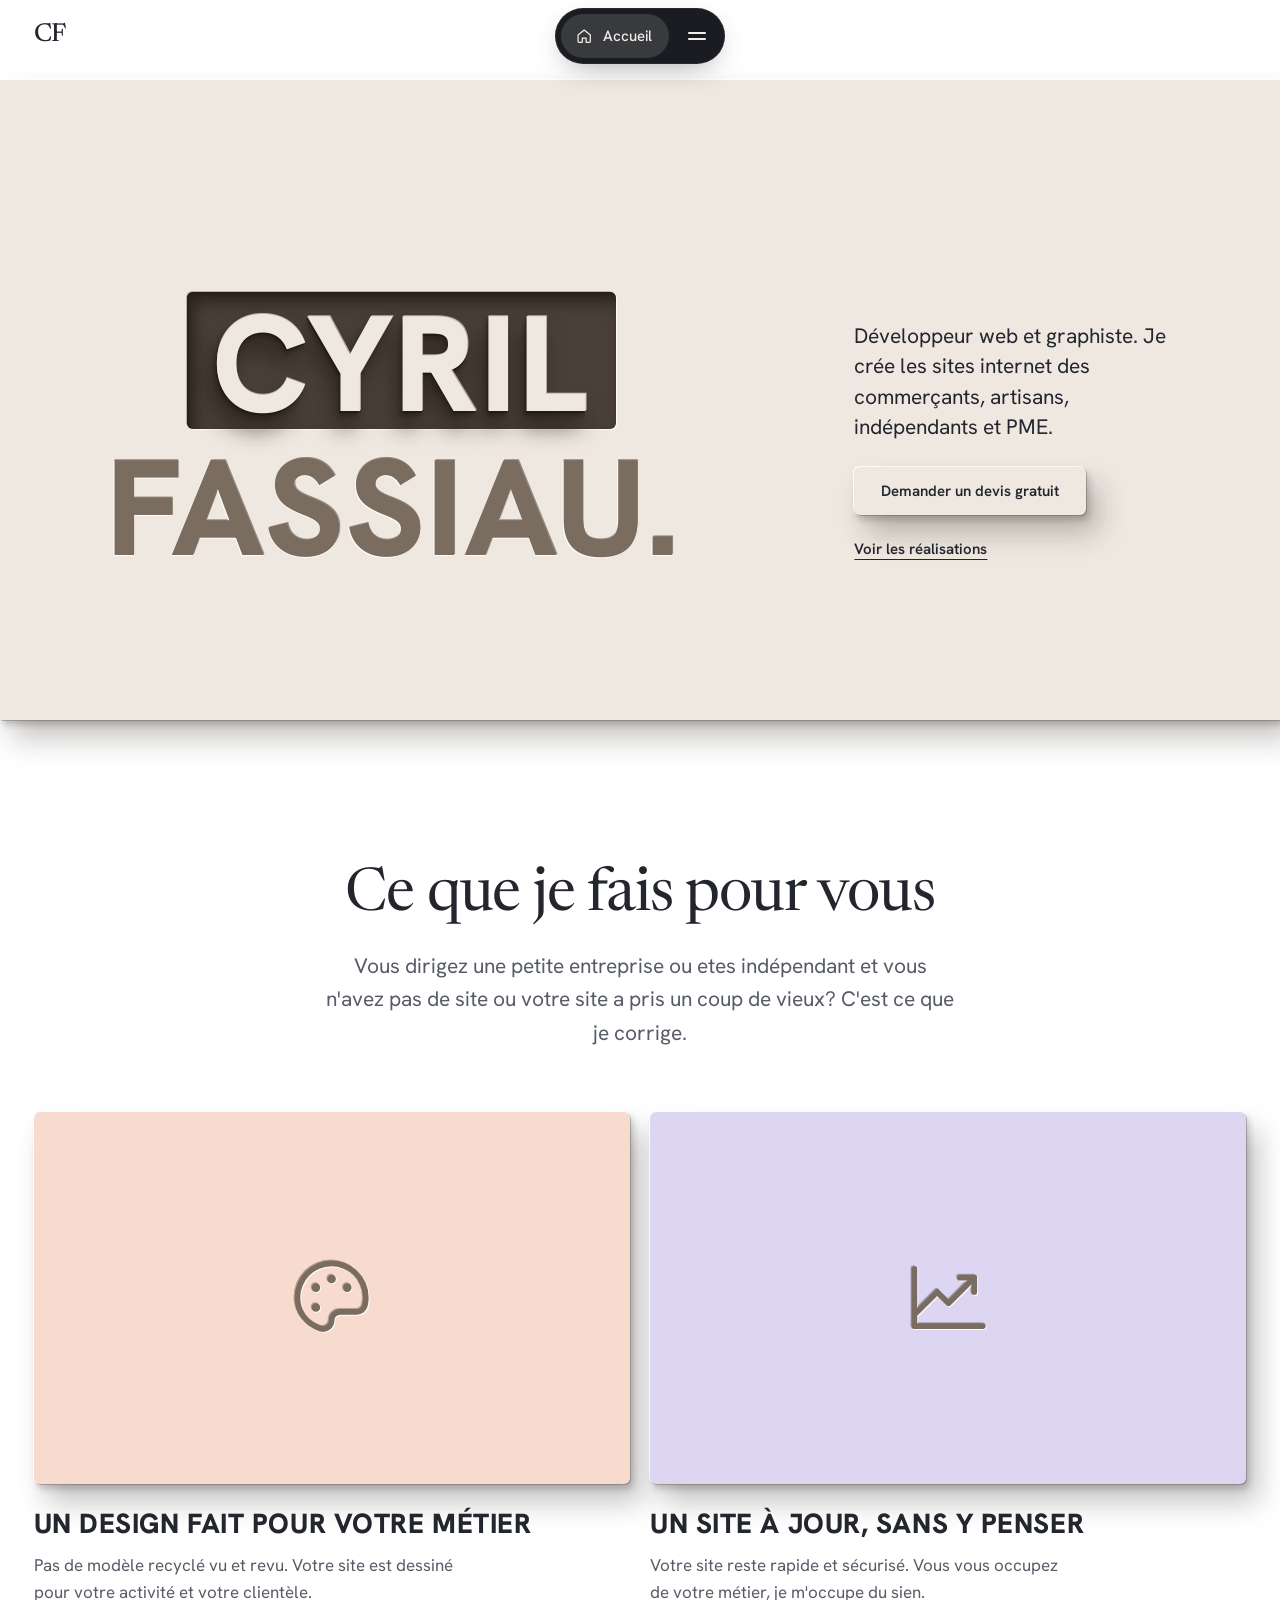
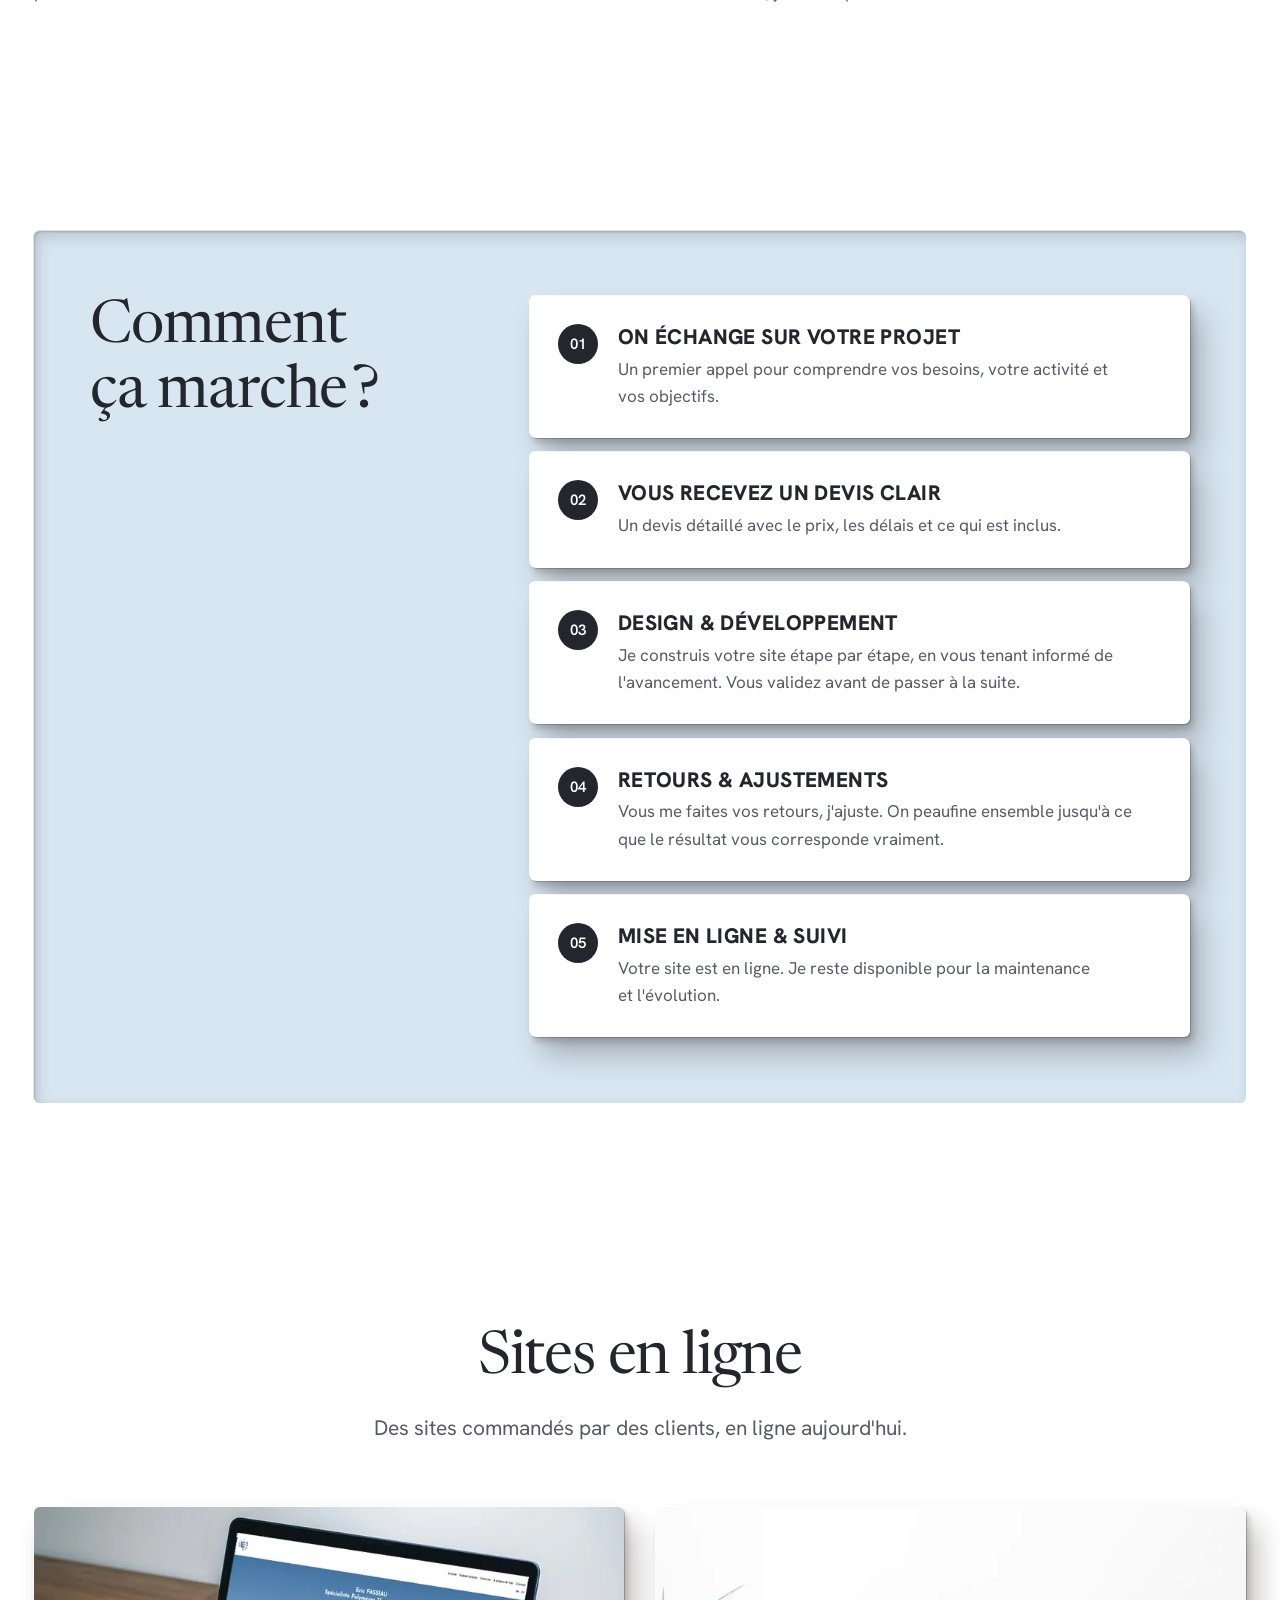
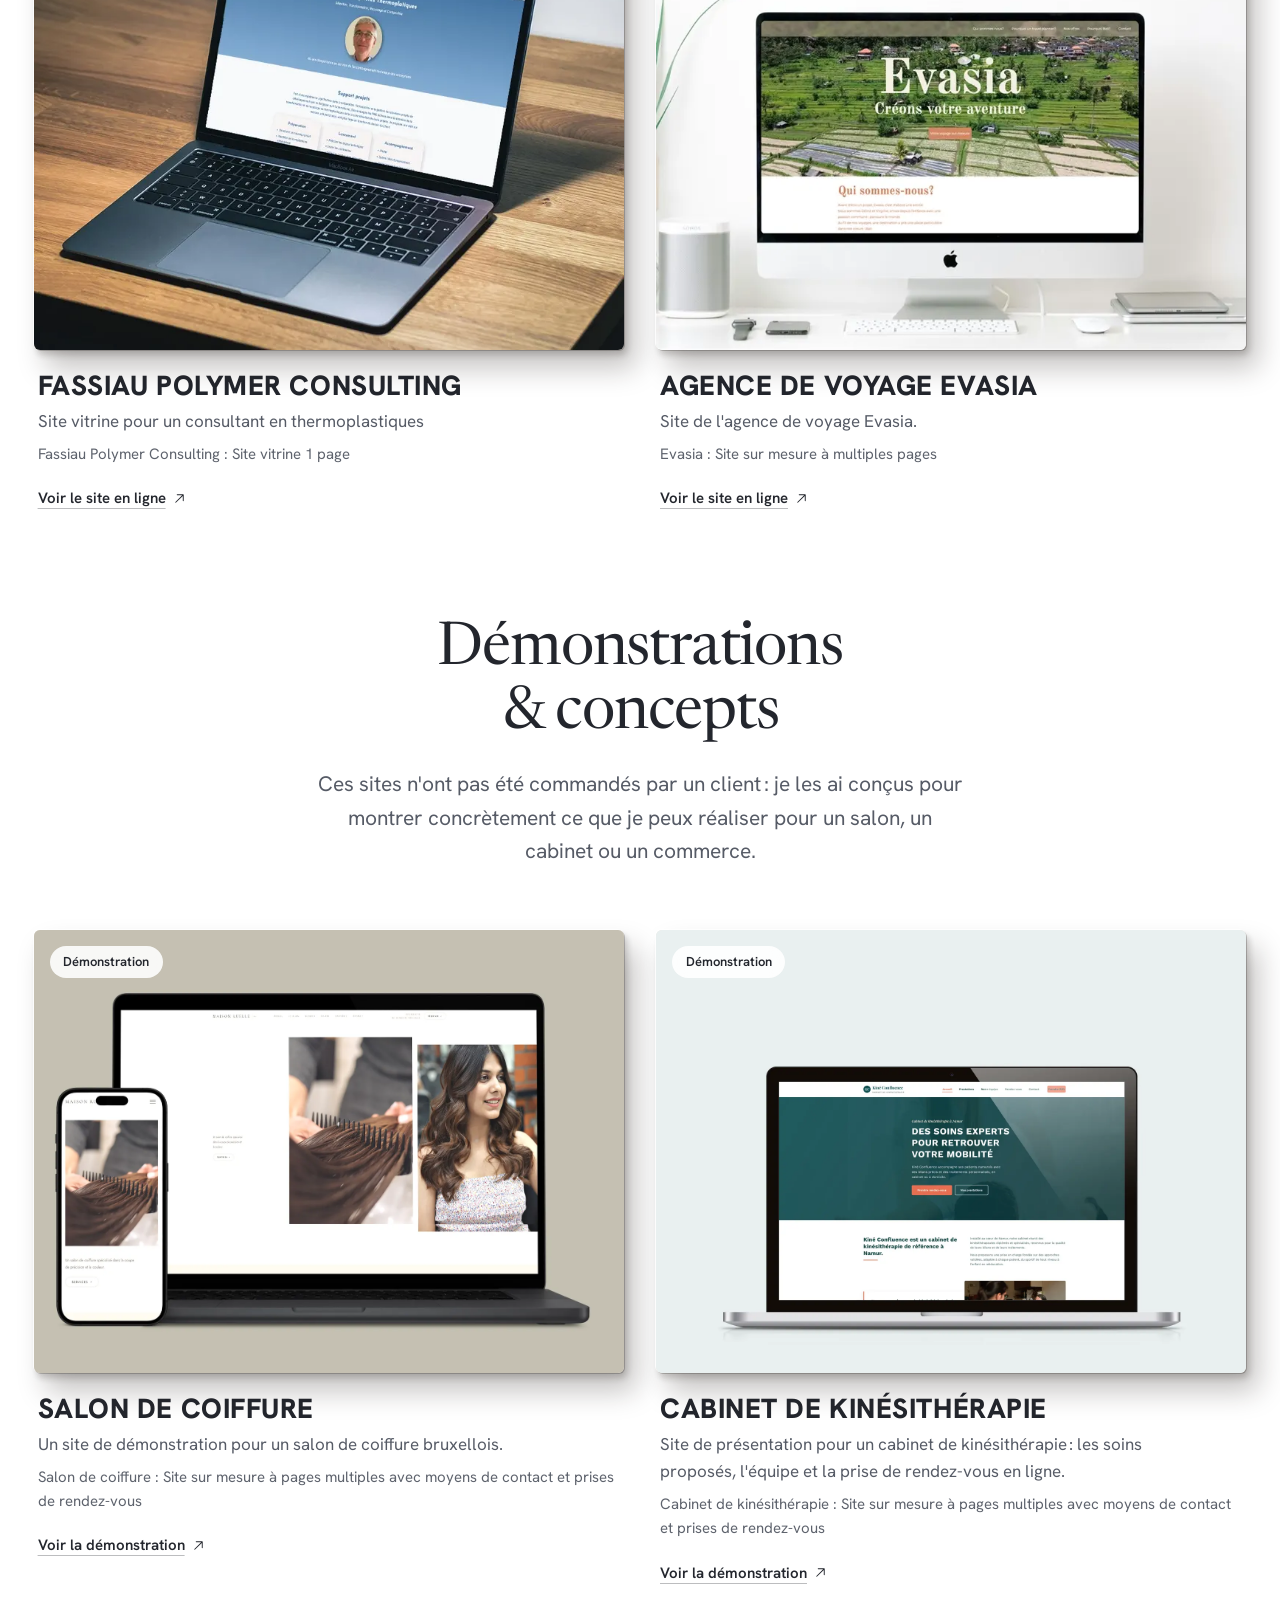
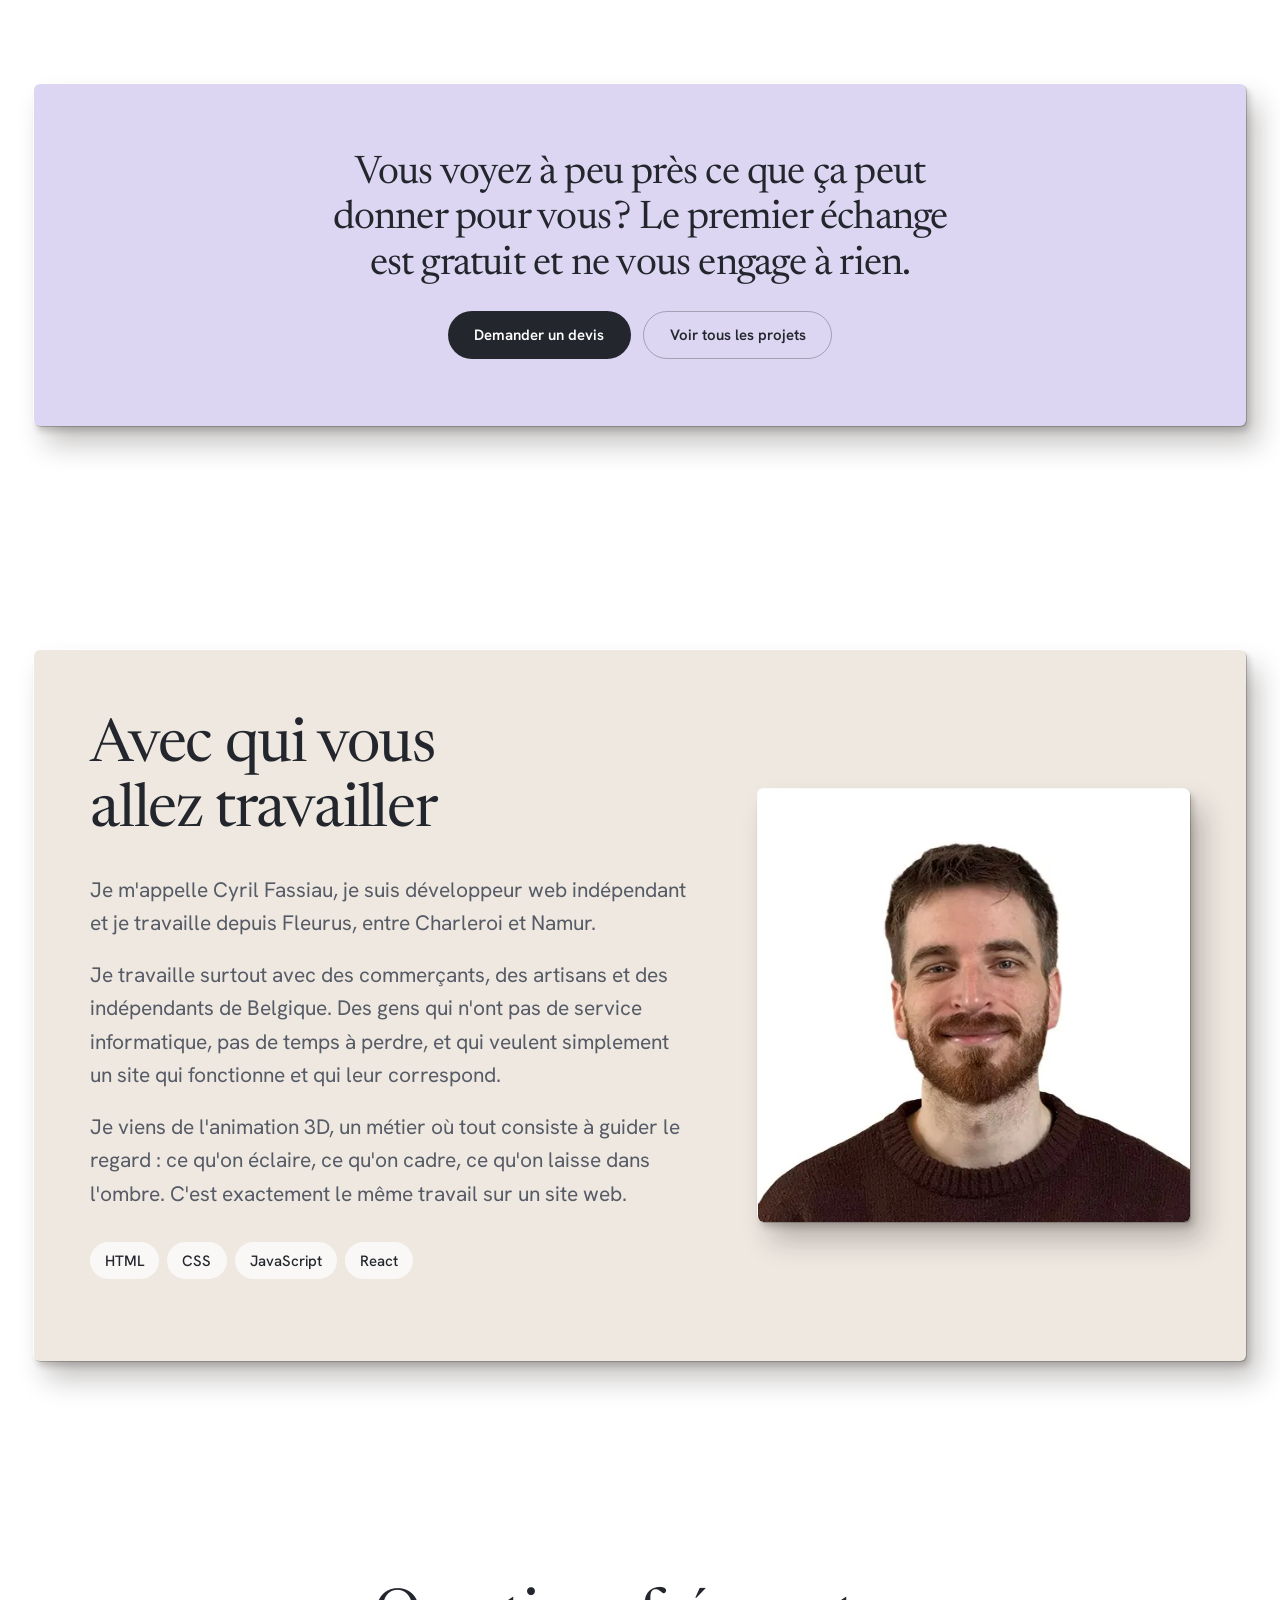
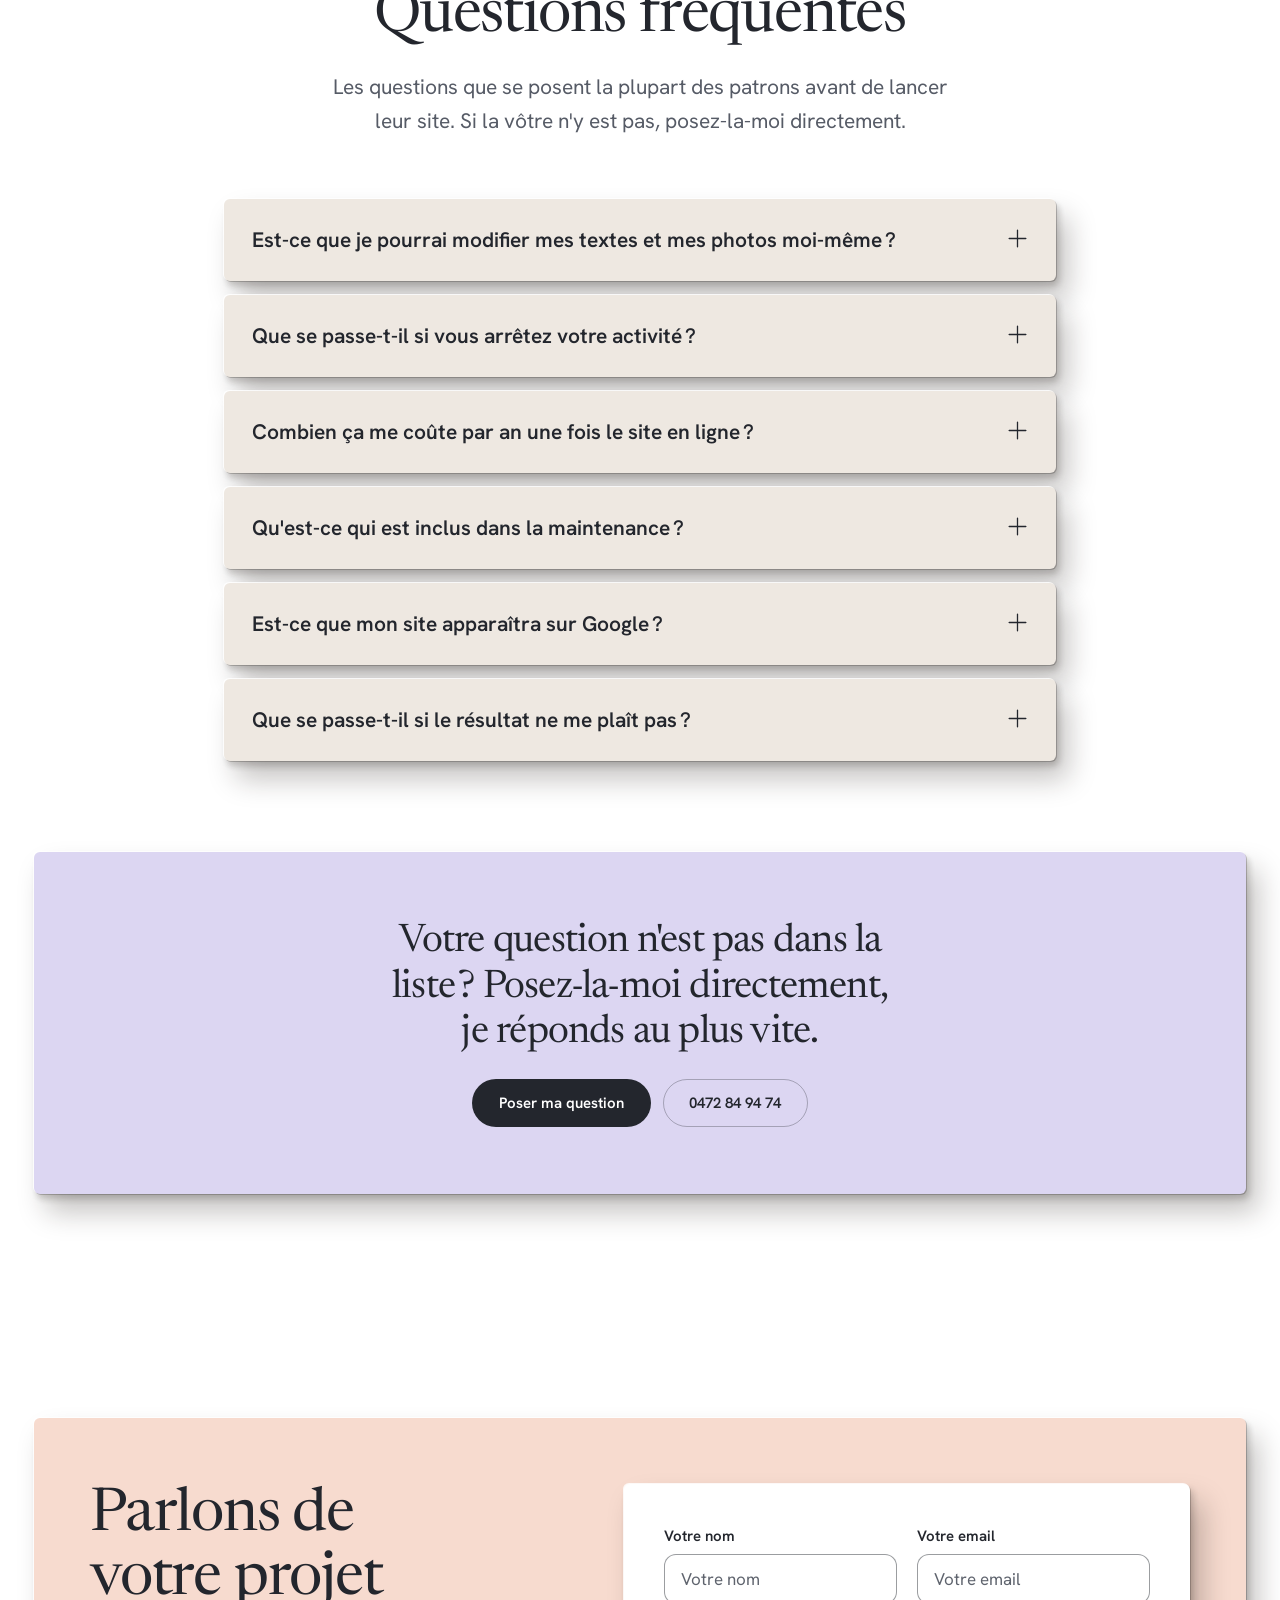
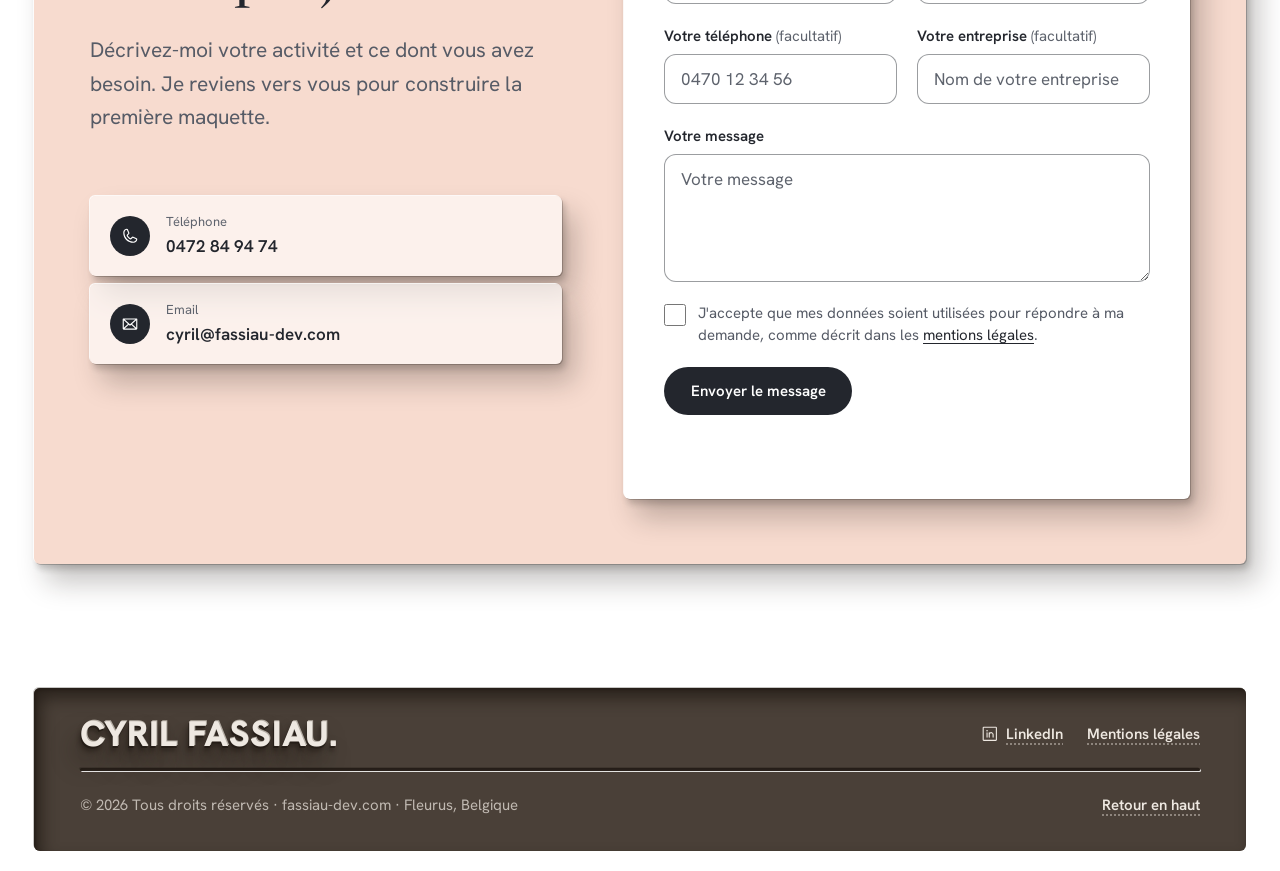
<file: index.html>
<!DOCTYPE html>
<html lang="fr">
<head>
    <meta charset="UTF-8">
    <meta name="viewport" content="width=device-width, initial-scale=1.0">

    <title>Création de site internet | Cyril Fassiau</title>
    <meta name="description" content="Développeur web freelance à Fleurus, près de Charleroi. Je crée le site internet des petites entreprises : design sur mesure, référencement Google et maintenance incluse. Devis gratuit.">

    <link rel="canonical" href="https://fassiau-dev.com/">

    <meta property="og:type" content="website">
    <meta property="og:site_name" content="Cyril Fassiau">
    <meta property="og:locale" content="fr_BE">
    <meta property="og:url" content="https://fassiau-dev.com/">
    <meta property="og:title" content="Création de site internet | Cyril Fassiau">
    <meta property="og:description" content="Développeur web freelance à Fleurus, près de Charleroi. Je crée le site internet des petites entreprises : design sur mesure, référencement Google et maintenance incluse. Devis gratuit.">
    <meta property="og:image" content="https://fassiau-dev.com/images/og-fassiau-dev.png">
    <meta property="og:image:width" content="1200">
    <meta property="og:image:height" content="630">
    <meta property="og:image:alt" content="Cyril Fassiau, création de sites internet.">

    <meta name="twitter:card" content="summary_large_image">
    <meta name="twitter:title" content="Création de site internet à Charleroi et en Wallonie | Cyril Fassiau">
    <meta name="twitter:description" content="Développeur web freelance à Fleurus, près de Charleroi. Je crée le site internet des petites entreprises : design sur mesure, référencement Google et maintenance incluse. Devis gratuit.">
    <meta name="twitter:image" content="https://fassiau-dev.com/images/og-fassiau-dev.png">
    <meta name="twitter:image:alt" content="Cyril Fassiau, création de sites internet.">

    <link rel="icon" href="/favicon-32.png" sizes="32x32" type="image/png">
    <link rel="icon" href="/favicon.svg" type="image/svg+xml">
    <link rel="apple-touch-icon" href="/apple-touch-icon.png">

    <link rel="preload" href="fonts/newsreader-latin.woff2" as="font" type="font/woff2" crossorigin>
    <link rel="preload" href="fonts/hanken-grotesk-latin.woff2" as="font" type="font/woff2" crossorigin>
    <link rel="stylesheet" href="styles.css">
    <script defer src="https://cloud.umami.is/script.js" data-website-id="9b98b790-d2c1-4912-b7ab-37dafac56db7"></script>
    <script>
        // Resolve the theme before first paint so the page never flashes.
        (function () {
            document.documentElement.classList.add('js');
            try {
                var saved = localStorage.getItem('cf-theme');
                if (saved === 'light' || saved === 'dark') {
                    document.documentElement.setAttribute('data-theme', saved);
                }
            } catch (e) { /* private mode: fall back to the system preference */ }
        })();
    </script>

    <script type="application/ld+json">
    {
      "@context": "https://schema.org",
      "@type": "ProfessionalService",
      "@id": "https://fassiau-dev.com/#entreprise",
      "name": "Cyril Fassiau — Développeur web",
      "description": "Développeur web freelance à Fleurus, près de Charleroi. Création de sites internet pour les petites entreprises : design sur mesure, référencement local et maintenance.",
      "url": "https://fassiau-dev.com/",
      "image": "https://fassiau-dev.com/images/og-fassiau-dev.png",
      "logo": "https://fassiau-dev.com/favicon-512.png",
      "telephone": "+32472849474",
      "email": "cyril@fassiau-dev.com",
      "vatID": "BE1040.700.726",
      "inLanguage": "fr-BE",
      "founder": {
        "@type": "Person",
        "name": "Cyril Fassiau",
        "jobTitle": "Développeur web freelance"
      },
      "address": {
        "@type": "PostalAddress",
        "postalCode": "6221",
        "addressLocality": "Fleurus",
        "addressRegion": "Hainaut",
        "addressCountry": "BE"
      },
      "areaServed": [
        { "@type": "City", "name": "Fleurus" },
        { "@type": "City", "name": "Charleroi" },
        { "@type": "AdministrativeArea", "name": "Hainaut" },
        { "@type": "AdministrativeArea", "name": "Wallonie" }
      ],
      "knowsAbout": [
        "Création de site internet",
        "Web design",
        "Référencement local",
        "Maintenance de site web"
      ],
      "sameAs": [
        "https://www.linkedin.com/in/cyril-fassiau-b1732b115/"
      ]
    }
    </script>

    <script type="application/ld+json">
    {
      "@context": "https://schema.org",
      "@type": "FAQPage",
      "@id": "https://fassiau-dev.com/#faq",
      "mainEntity": [
        {
          "@type": "Question",
          "name": "Combien coûte un site internet ?",
          "acceptedAnswer": {
            "@type": "Answer",
            "text": "Un site vitrine démarre à [[PRIX 1]]. Un site avec des fonctionnalités particulières — réservation en ligne, plusieurs langues, espace client — démarre à [[PRIX 2]]. Le prix final dépend du nombre de pages et de ce que le site doit savoir faire. Vous recevez un devis détaillé après notre premier échange : c'est gratuit et cela ne vous engage à rien."
          }
        },
        
        {
          "@type": "Question",
          "name": "Est-ce que je pourrai modifier mes textes et mes photos moi-même ?",
          "acceptedAnswer": {
            "@type": "Answer",
            "text": "Deux formules sont possibles, on en parle avant de commencer. Soit je m'occupe des modifications pour vous : vous m'envoyez le nouveau texte ou la nouvelle photo, je l'applique. C'est compris dans la formule de maintenance. Soit votre site est équipé d'une interface d'administration qui vous permet de modifier vos contenus vous-même, sans rien connaître à la technique. Cette option demande un peu plus de développement au départ et se chiffre dans le devis."
          }
        },
        
        {
          "@type": "Question",
          "name": "Que se passe-t-il si vous arrêtez votre activité ?",
          "acceptedAnswer": {
            "@type": "Answer",
            "text": "Votre site continue de fonctionner sans moi. Il vous appartient et il est hébergé sur un compte à votre nom. Sur simple demande, et à tout moment, je vous remets l'intégralité des fichiers de votre site ainsi que les accès à l'hébergement et au nom de domaine. Je travaille avec des technologies standard, sans outil propriétaire : n'importe quel autre développeur peut reprendre le travail là où je l'ai laissé."
          }
        },
        {
          "@type": "Question",
          "name": "Combien ça me coûte par an une fois le site en ligne ?",
          "acceptedAnswer": {
            "@type": "Answer",
            "text": "Deux postes seulement, et vous les payez de toute façon quel que soit votre prestataire : le nom de domaine, environ [[COÛT DOMAINE PAR AN]] par an, et l'hébergement, [[COÛT HÉBERGEMENT PAR AN]]. La maintenance est facultative : [[PRIX 3]] par mois, sans engagement. Sans elle, votre site reste en ligne et continue de fonctionner ; simplement, il n'évolue plus et personne ne le surveille."
          }
        },
        {
          "@type": "Question",
          "name": "Qu'est-ce qui est inclus dans la maintenance ?",
          "acceptedAnswer": {
            "@type": "Answer",
            "text": "Les mises à jour techniques, les sauvegardes régulières, la surveillance de la sécurité et du certificat, les petites modifications de contenu — changer un texte, une photo, vos horaires — et le suivi de votre référencement. Concrètement : vous m'écrivez, je m'en occupe. [[À VALIDER : volume de petites modifications inclus par mois]]. La formule est sans engagement, vous l'arrêtez quand vous voulez."
          }
        },
        {
          "@type": "Question",
          "name": "Est-ce que mon site apparaîtra sur Google ?",
          "acceptedAnswer": {
            "@type": "Answer",
            "text": "Oui, votre site sera indexé par Google, et je m'occupe de tout ce qui le rend trouvable : structure technique propre, titre et description rédigés pour chaque page, temps d'affichage rapide, et les informations qui comptent pour les recherches locales du type « coiffeur Charleroi ». En revanche, personne ne peut vous garantir la première position sur une recherche donnée — méfiez-vous de ceux qui le promettent. Cela dépend de votre secteur, de la concurrence dans votre région et du temps. Ce que je garantis, c'est un site correctement construit pour être trouvé."
          }
        },
        
        {
          "@type": "Question",
          "name": "Que se passe-t-il si le résultat ne me plaît pas ?",
          "acceptedAnswer": {
            "@type": "Answer",
            "text": "La méthode est faite pour que cela n'arrive pas. Vous validez la maquette avant que je développe quoi que ce soit, puis vous validez chaque étape avant que je passe à la suivante. Rien n'est construit sur une direction que vous n'avez pas approuvée. Le devis inclut [[À VALIDER : nombre de séries de retours comprises]]. Si la première maquette ne vous convient pas du tout, on repart sur une autre proposition."
          }
        }
      ]
    }
    </script>

    <script src="script.js" defer></script>
</head>
<body>
    <a href="#main" class="skip-link">Aller au contenu</a>

    <!-- Icon sprite: Phosphor Icons (regular), MIT licensed. -->
    <svg class="sprite" aria-hidden="true" focusable="false" xmlns="http://www.w3.org/2000/svg">
        <symbol id="i-palette" viewBox="0 0 256 256"><path d="M200.77,53.89A103.27,103.27,0,0,0,128,24h-1.07A104,104,0,0,0,24,128c0,43,26.58,79.06,69.36,94.17A32,32,0,0,0,136,192a16,16,0,0,1,16-16h46.21a31.81,31.81,0,0,0,31.2-24.88,104.43,104.43,0,0,0,2.59-24A103.28,103.28,0,0,0,200.77,53.89Zm13,93.71A15.89,15.89,0,0,1,198.21,160H152a32,32,0,0,0-32,32,16,16,0,0,1-21.31,15.07C62.49,194.3,40,164,40,128a88,88,0,0,1,87.09-88h.9a88.35,88.35,0,0,1,88,87.25A88.86,88.86,0,0,1,213.81,147.6ZM140,76a12,12,0,1,1-12-12A12,12,0,0,1,140,76ZM96,100A12,12,0,1,1,84,88,12,12,0,0,1,96,100Zm0,56a12,12,0,1,1-12-12A12,12,0,0,1,96,156Zm88-56a12,12,0,1,1-12-12A12,12,0,0,1,184,100Z"/></symbol>
        <symbol id="i-chart-line-up" viewBox="0 0 256 256"><path d="M232,208a8,8,0,0,1-8,8H32a8,8,0,0,1-8-8V48a8,8,0,0,1,16,0V156.69l50.34-50.35a8,8,0,0,1,11.32,0L128,132.69,180.69,80H160a8,8,0,0,1,0-16h40a8,8,0,0,1,8,8v40a8,8,0,0,1-16,0V91.31l-58.34,58.35a8,8,0,0,1-11.32,0L96,123.31l-56,56V200H224A8,8,0,0,1,232,208Z"/></symbol>
        <symbol id="i-phone" viewBox="0 0 256 256"><path d="M222.37,158.46l-47.11-21.11-.13-.06a16,16,0,0,0-15.17,1.4,8.12,8.12,0,0,0-.75.56L134.87,160c-15.42-7.49-31.34-23.29-38.83-38.51l20.78-24.71c.2-.25.39-.5.57-.77a16,16,0,0,0,1.32-15.06l0-.12L97.54,33.64a16,16,0,0,0-16.62-9.52A56.26,56.26,0,0,0,32,80c0,79.4,64.6,144,144,144a56.26,56.26,0,0,0,55.88-48.92A16,16,0,0,0,222.37,158.46ZM176,208A128.14,128.14,0,0,1,48,80,40.2,40.2,0,0,1,82.87,40a.61.61,0,0,0,0,.12l21,47L83.2,111.86a6.13,6.13,0,0,0-.57.77,16,16,0,0,0-1,15.7c9.06,18.53,27.73,37.06,46.46,46.11a16,16,0,0,0,15.75-1.14,8.44,8.44,0,0,0,.74-.56L168.89,152l47,21.05h0s.08,0,.11,0A40.21,40.21,0,0,1,176,208Z"/></symbol>
        <symbol id="i-envelope" viewBox="0 0 256 256"><path d="M224,48H32a8,8,0,0,0-8,8V192a16,16,0,0,0,16,16H216a16,16,0,0,0,16-16V56A8,8,0,0,0,224,48Zm-96,85.15L52.57,64H203.43ZM98.71,128,40,181.81V74.19Zm11.84,10.85,12,11.05a8,8,0,0,0,10.82,0l12-11.05,58,53.15H52.57ZM157.29,128,216,74.18V181.82Z"/></symbol>
        <symbol id="i-x" viewBox="0 0 256 256"><path d="M205.66,194.34a8,8,0,0,1-11.32,11.32L128,139.31,61.66,205.66a8,8,0,0,1-11.32-11.32L116.69,128,50.34,61.66A8,8,0,0,1,61.66,50.34L128,116.69l66.34-66.35a8,8,0,0,1,11.32,11.32L139.31,128Z"/></symbol>
        <symbol id="i-linkedin-logo" viewBox="0 0 256 256"><path d="M216,24H40A16,16,0,0,0,24,40V216a16,16,0,0,0,16,16H216a16,16,0,0,0,16-16V40A16,16,0,0,0,216,24Zm0,192H40V40H216V216ZM96,112v64a8,8,0,0,1-16,0V112a8,8,0,0,1,16,0Zm88,28v36a8,8,0,0,1-16,0V140a20,20,0,0,0-40,0v36a8,8,0,0,1-16,0V112a8,8,0,0,1,15.79-1.78A36,36,0,0,1,184,140ZM100,84A12,12,0,1,1,88,72,12,12,0,0,1,100,84Z"/></symbol>
        <symbol id="i-sun" viewBox="0 0 256 256"><path d="M120,40V16a8,8,0,0,1,16,0V40a8,8,0,0,1-16,0Zm72,88a64,64,0,1,1-64-64A64.07,64.07,0,0,1,192,128Zm-16,0a48,48,0,1,0-48,48A48.05,48.05,0,0,0,176,128ZM58.34,69.66A8,8,0,0,0,69.66,58.34l-16-16A8,8,0,0,0,42.34,53.66Zm0,116.68-16,16a8,8,0,0,0,11.32,11.32l16-16a8,8,0,0,0-11.32-11.32ZM192,72a8,8,0,0,0,5.66-2.34l16-16a8,8,0,0,0-11.32-11.32l-16,16A8,8,0,0,0,192,72Zm5.66,114.34a8,8,0,0,0-11.32,11.32l16,16a8,8,0,0,0,11.32-11.32ZM48,128a8,8,0,0,0-8-8H16a8,8,0,0,0,0,16H40A8,8,0,0,0,48,128Zm80,80a8,8,0,0,0-8,8v24a8,8,0,0,0,16,0V216A8,8,0,0,0,128,208Zm112-88H216a8,8,0,0,0,0,16h24a8,8,0,0,0,0-16Z"/></symbol>
        <symbol id="i-moon" viewBox="0 0 256 256"><path d="M233.54,142.23a8,8,0,0,0-8-2,88.08,88.08,0,0,1-109.8-109.8,8,8,0,0,0-10-10,104.84,104.84,0,0,0-52.91,37A104,104,0,0,0,136,224a103.09,103.09,0,0,0,62.52-20.88,104.84,104.84,0,0,0,37-52.91A8,8,0,0,0,233.54,142.23ZM188.9,190.34A88,88,0,0,1,65.66,67.11a89,89,0,0,1,31.4-26A106,106,0,0,0,96,56,104.11,104.11,0,0,0,200,160a106,106,0,0,0,14.92-1.06A89,89,0,0,1,188.9,190.34Z"/></symbol>
        <symbol id="i-arrow-up-right" viewBox="0 0 256 256"><path d="M200,64V168a8,8,0,0,1-16,0V83.31L69.66,197.66a8,8,0,0,1-11.32-11.32L172.69,72H88a8,8,0,0,1,0-16H192A8,8,0,0,1,200,64Z"/></symbol>
            <symbol id="i-nav-home" viewBox="0 0 24 24" fill="none" stroke="currentColor" stroke-width="1.6" stroke-linecap="round" stroke-linejoin="round"><path d="M4 10.5 12 4l8 6.5V19a1 1 0 0 1-1 1h-4.5v-5.5h-5V20H5a1 1 0 0 1-1-1z"/></symbol>
        <symbol id="i-nav-grid" viewBox="0 0 24 24" fill="none" stroke="currentColor" stroke-width="1.6" stroke-linecap="round" stroke-linejoin="round"><rect x="4" y="4" width="6.5" height="6.5" rx="1.5"/><rect x="13.5" y="4" width="6.5" height="6.5" rx="1.5"/><rect x="4" y="13.5" width="6.5" height="6.5" rx="1.5"/><rect x="13.5" y="13.5" width="6.5" height="6.5" rx="1.5"/></symbol>
        <symbol id="i-nav-steps" viewBox="0 0 24 24" fill="none" stroke="currentColor" stroke-width="1.6" stroke-linecap="round" stroke-linejoin="round"><path d="M4 19h4.5v-4.5H13V10h4.5V5.5H20"/></symbol>
        <symbol id="i-nav-folder" viewBox="0 0 24 24" fill="none" stroke="currentColor" stroke-width="1.6" stroke-linecap="round" stroke-linejoin="round"><path d="M3.5 7.5A1.5 1.5 0 0 1 5 6h4l2 2h8a1.5 1.5 0 0 1 1.5 1.5V18a1.5 1.5 0 0 1-1.5 1.5H5A1.5 1.5 0 0 1 3.5 18z"/></symbol>
        <symbol id="i-nav-user" viewBox="0 0 24 24" fill="none" stroke="currentColor" stroke-width="1.6" stroke-linecap="round" stroke-linejoin="round"><circle cx="12" cy="8.5" r="3.5"/><path d="M5 19.5c1.2-3.3 3.9-5 7-5s5.8 1.7 7 5"/></symbol>
        <symbol id="i-nav-mail" viewBox="0 0 24 24" fill="none" stroke="currentColor" stroke-width="1.6" stroke-linecap="round" stroke-linejoin="round"><rect x="3.5" y="5.5" width="17" height="13" rx="2"/><path d="m4.5 7.5 7.5 5.5 7.5-5.5"/></symbol>
    </svg>

    <header id="navbar">
        <a href="#home" class="logo-link" aria-label="Cyril Fassiau, retour en haut de page">
            <span class="logo-text">CF</span>
        </a>

        <div class="island" id="island">
            <div class="island-compact" id="island-compact" aria-hidden="true">
                <span class="island-chip">
                    <svg class="icon" aria-hidden="true"><use id="island-chip-icon" href="#i-nav-home"></use></svg>
                    <span id="island-chip-label">Accueil</span>
                </span>
            </div>

            <button class="island-toggle" id="island-toggle" type="button" aria-controls="island-panel" aria-expanded="false" aria-label="Ouvrir le menu">
                <span class="island-burger" aria-hidden="true"><span></span><span></span></span>
            </button>

            <nav class="island-panel" id="island-panel" aria-label="Navigation principale">
                <div class="island-panel-head">
                    <a href="#home" class="island-logo" aria-label="Cyril Fassiau, retour à l'accueil">CF</a>
                </div>
                <ul class="island-links">
                    <li><a href="#home" class="nav-link active" data-icon="i-nav-home"><svg class="icon" aria-hidden="true"><use href="#i-nav-home"></use></svg><span>Accueil</span></a></li>
                    <li><a href="#services" class="nav-link" data-icon="i-nav-grid"><svg class="icon" aria-hidden="true"><use href="#i-nav-grid"></use></svg><span>Services</span></a></li>
                    <li><a href="#process" class="nav-link" data-icon="i-nav-steps"><svg class="icon" aria-hidden="true"><use href="#i-nav-steps"></use></svg><span>Processus</span></a></li>
                    <li><a href="#projects" class="nav-link" data-icon="i-nav-folder"><svg class="icon" aria-hidden="true"><use href="#i-nav-folder"></use></svg><span>Projets</span></a></li>
                    <li><a href="#about" class="nav-link" data-icon="i-nav-user"><svg class="icon" aria-hidden="true"><use href="#i-nav-user"></use></svg><span>À propos</span></a></li>
                    <li><a href="#contact" class="nav-link" data-icon="i-nav-mail"><svg class="icon" aria-hidden="true"><use href="#i-nav-mail"></use></svg><span>Contact</span></a></li>
                </ul>
                <div class="island-panel-foot">
                    <a href="#contact" class="btn btn--solid island-cta">Demander un devis</a>
                    <button class="island-theme theme-toggle" id="theme-toggle" type="button" aria-label="Basculer en thème sombre">
                        <svg class="icon icon-sun" aria-hidden="true"><use href="#i-sun"></use></svg>
                        <svg class="icon icon-moon" aria-hidden="true"><use href="#i-moon"></use></svg>
                    </button>
                </div>
            </nav>
        </div>
    </header>

    <main id="main">

        <section id="home" class="hero">
            <div class="shell">
                <div class="hero-frame">
                    <!-- Inspire de relevovinco.com : une ligne creusee dans la surface,
                         une ligne gravee. Aucune animation, aucune texture. -->
                    <h1 class="hero-heading">
                        <span class="hero-line hero-line--raised"><span class="hero-channel">Cyril</span></span>
                        <span class="hero-line hero-line--cut">Fassiau.</span>
                    </h1>
                    <div class="hero-aside">
                        <p class="hero-tagline">Développeur web et graphiste. Je crée les sites internet des commerçants, artisans, indépendants et PME.</p>
                        <div class="hero-buttons">
                            <a href="#contact" class="btn btn--raised">Demander un devis gratuit</a>
                            <a href="#projects" class="hero-link">Voir les réalisations</a>
                        </div>
                    </div>
                </div>
            </div>
        </section>

        <section id="services" class="section">
            <div class="shell">
                <div class="section-head">
                    <h2 class="section-title">Ce que je fais pour vous</h2>
                    <p class="section-intro">Vous dirigez une petite entreprise ou etes indépendant et vous n'avez pas de site ou votre site a pris un coup de vieux? C'est ce que je corrige.</p>
                </div>

                <div class="services-grid">
                    <article class="service-card">
                        <div class="service-tile" aria-hidden="true">
                            <svg class="icon"><use href="#i-palette"></use></svg>
                        </div>
                        <h3 class="service-heading">Un design fait pour votre métier</h3>
                        <p class="service-text">Pas de modèle recyclé vu et revu. Votre site est dessiné pour votre activité et votre clientèle.</p>
                        
                    </article>

                    <article class="service-card">
                        <div class="service-tile" aria-hidden="true">
                            <svg class="icon"><use href="#i-chart-line-up"></use></svg>
                        </div>
                        <h3 class="service-heading">Un site à jour, sans y penser</h3>
                        <p class="service-text">Votre site reste rapide et sécurisé. Vous vous occupez de votre métier, je m'occupe du sien.</p>
                      
                    </article>
                </div>
            </div>
        </section>

        <section id="process" class="section">
            <div class="shell">
                <div class="process-layout panel panel--ciel">
                    <div class="process-aside">
                        <div class="section-head">
                            <h2 class="section-title">Comment ça marche&#8239;?</h2>
                        </div>
                    </div>

                    <ol class="process-rail">
                        <li class="process-step">
                            <span class="process-number" aria-hidden="true">01</span>
                            <div>
                                <h3 class="process-heading">On échange sur votre projet</h3>
                                <p class="process-text">Un premier appel pour comprendre vos besoins, votre activité et vos objectifs.</p>
                            </div>
                        </li>
                        <li class="process-step">
                            <span class="process-number" aria-hidden="true">02</span>
                            <div>
                                <h3 class="process-heading">Vous recevez un devis clair</h3>
                                <p class="process-text">Un devis détaillé avec le prix, les délais et ce qui est inclus.</p>
                           
                            </div>
                        </li>
                        <li class="process-step">
                            <span class="process-number" aria-hidden="true">03</span>
                            <div>
                                <h3 class="process-heading">Design &amp; développement</h3>
                                <p class="process-text">Je construis votre site étape par étape, en vous tenant informé de l'avancement. Vous validez avant de passer à la suite.</p>
                         
                            </div>
                        </li>
                        <li class="process-step">
                            <span class="process-number" aria-hidden="true">04</span>
                            <div>
                                <h3 class="process-heading">Retours &amp; ajustements</h3>
                                <p class="process-text">Vous me faites vos retours, j'ajuste. On peaufine ensemble jusqu'à ce que le résultat vous corresponde vraiment.</p>
                            </div>
                        </li>
                        <li class="process-step">
                            <span class="process-number" aria-hidden="true">05</span>
                            <div>
                                <h3 class="process-heading">Mise en ligne &amp; suivi</h3>
                                <p class="process-text">Votre site est en ligne. Je reste disponible pour la maintenance et l'évolution.</p>
                              
                            </div>
                        </li>
                    </ol>
                </div>
            </div>
        </section>

        <section id="projects" class="section section--sunken">
            <div class="shell">

                <div class="projects-block">
                    <div class="section-head">
                        <h2 class="section-title">Sites en ligne</h2>
                        <p class="section-intro">Des sites commandés par des clients, en ligne aujourd'hui.</p>
                    </div>

                    <div class="projects-grid">
                        <article class="project-card">
                            <div class="project-image-wrapper">
                                <picture>
                                    <source srcset="images/site-fassiau-polymer-consulting.webp" type="image/webp">
                                    <img class="project-image" src="images/site-fassiau-polymer-consulting.jpg" width="800" height="600" loading="lazy" decoding="async" alt="Le site Fassiau Polymer Consulting affiché sur un ordinateur portable posé sur un bureau en bois">
                                </picture>
                            </div>
                            <div class="project-body">
                                <h3 class="project-heading">Fassiau Polymer Consulting</h3>
                                <p class="project-text">Site vitrine pour un consultant en thermoplastiques</p>
                                <p class="project-benefits">Fassiau Polymer Consulting : Site vitrine 1 page</p>
                                <a href="https://www.fassiaupolymerconsulting.com/" class="project-link" target="_blank" rel="noopener">
                                    Voir le site en ligne
                                    <svg class="icon" aria-hidden="true"><use href="#i-arrow-up-right"></use></svg>
                                </a>
                            </div>
                        </article>

                        <article class="project-card">
                            <div class="project-image-wrapper">
                                <picture>
                                    <source srcset="images/site-agence-voyage-evasia.webp" type="image/webp">
                                    <img class="project-image" src="images/site-agence-voyage-evasia.jpg" width="800" height="600" loading="lazy" decoding="async" alt="La page d'accueil du site Evasia affichée sur un iMac, avec une photo de rizières en arrière-plan">
                                </picture>
                            </div>
                            <div class="project-body">
                                <h3 class="project-heading">Agence de voyage Evasia</h3>
                                <p class="project-text">Site de l'agence de voyage Evasia.</p>
                                <p class="project-benefits">Evasia : Site sur mesure à multiples pages</p>
                                <a href="https://evasia.fassiau-dev.com/" class="project-link" target="_blank" rel="noopener">
                                    Voir le site en ligne
                                    <svg class="icon" aria-hidden="true"><use href="#i-arrow-up-right"></use></svg>
                                </a>
                            </div>
                        </article>
                    </div>
<!-- 
                    <figure class="testimonial">
                        <blockquote class="testimonial-quote">
                            <p>«&#8239;[[TÉMOIGNAGE 1 : citation du client, 2 à 3 phrases, avec ses mots à lui]]&#8239;»</p>
                        </blockquote>
                        <figcaption class="testimonial-author">
                            <span class="testimonial-name">[[TÉMOIGNAGE 1 : prénom et nom]]</span>
                            <span class="testimonial-role">[[TÉMOIGNAGE 1 : fonction]] · [[TÉMOIGNAGE 1 : entreprise]]</span>
                         
                            <a class="testimonial-link" href="[[TÉMOIGNAGE 1 : URL du site du client]]" target="_blank" rel="noopener">
                                Voir son site
                                <svg class="icon" aria-hidden="true"><use href="#i-arrow-up-right"></use></svg>
                            </a>
                        </figcaption>
                    </figure> -->
                </div>

                <div class="projects-block">
                    <div class="section-head">
                        <h2 class="section-title">Démonstrations &amp; concepts</h2>
                        <p class="section-intro">Ces sites n'ont pas été commandés par un client&#8239;: je les ai conçus pour montrer concrètement ce que je peux réaliser pour un salon, un cabinet ou un commerce.</p>
                    </div>

                    <div class="projects-grid">
                        <article class="project-card">
                            <div class="project-image-wrapper">
                                <span class="project-badge">Démonstration</span>
                                <picture>
                                    <source srcset="images/site-salon-coiffure-bruxelles.webp" type="image/webp">
                                    <img class="project-image" src="images/site-salon-coiffure-bruxelles.jpg" width="1600" height="1112" loading="lazy" decoding="async" alt="Page d'accueil du site de démonstration pour un salon de coiffure bruxellois">
                                </picture>
                            </div>
                            <div class="project-body">
                                <h3 class="project-heading">Salon de coiffure</h3>
                                <p class="project-text">Un site de démonstration pour un salon de coiffure bruxellois.</p>
                                <p class="project-benefits">Salon de coiffure : Site sur mesure à pages multiples avec moyens de contact et prises de rendez-vous</p>
                                <a href="https://maison-ruelle.fassiau-dev.com/" class="project-link" target="_blank" rel="noopener">
                                    Voir la démonstration
                                    <svg class="icon" aria-hidden="true"><use href="#i-arrow-up-right"></use></svg>
                                </a>
                            </div>
                        </article>

                        <article class="project-card">
                            <div class="project-image-wrapper">
                                <span class="project-badge">Démonstration</span>
                                <picture>
                                    <source srcset="images/site-cabinet-kinesitherapie.webp" type="image/webp">
                                    <img class="project-image" src="images/site-cabinet-kinesitherapie.jpg" width="1600" height="1600" loading="lazy" decoding="async" alt="Page d'accueil du site de démonstration d'un cabinet de kinésithérapie, avec présentation de l'équipe et réservation en ligne">
                                </picture>
                            </div>
                            <div class="project-body">
                                <h3 class="project-heading">Cabinet de kinésithérapie</h3>
                                <p class="project-text">Site de présentation pour un cabinet de kinésithérapie&#8239;: les soins proposés, l'équipe et la prise de rendez-vous en ligne.</p>
                                <p class="project-benefits">Cabinet de kinésithérapie : Site sur mesure à pages multiples avec moyens de contact et prises de rendez-vous</p>
                                <a href="http://kine.confluence.fassiau-dev.com/" class="project-link" target="_blank" rel="noopener">
                                    Voir la démonstration
                                    <svg class="icon" aria-hidden="true"><use href="#i-arrow-up-right"></use></svg>
                                </a>
                            </div>
                        </article>
                    </div>
                </div>

                <div class="cta-band">
                    <p class="cta-band-text">Vous voyez à peu près ce que ça peut donner pour vous&#8239;? Le premier échange est gratuit et ne vous engage à rien.</p>
                    <div class="cta-band-actions">
                        <a href="#contact" class="btn btn--solid">Demander un devis</a>
                        <a href="projects.html" class="btn btn--ghost">Voir tous les projets</a>
                    </div>
                </div>
            </div>
        </section>

        <section id="about" class="section">
            <div class="shell">
                <div class="about-layout panel panel--sable">
                    <div class="about-content">
                        <h2 class="section-title about-title">Avec qui vous allez travailler</h2>
                        <p class="about-text">
                            Je m'appelle Cyril Fassiau, je suis développeur web indépendant et je travaille depuis Fleurus, entre Charleroi et Namur.
                        </p>
                        <p class="about-text">
                            Je travaille surtout avec des commerçants, des artisans et des indépendants de Belgique. Des gens qui n'ont pas de service informatique, pas de temps à perdre, et qui veulent simplement un site qui fonctionne et qui leur correspond.
                        </p>
                       
                        <p class="about-text about-text-last">
                            Je viens de l'animation 3D, un métier où tout consiste à guider le regard : ce qu'on éclaire, ce qu'on cadre, ce qu'on laisse dans l'ombre. C'est exactement le même travail sur un site web.
                        </p>

                        <ul class="about-skills">
                            <li class="skill-badge">HTML</li>
                            <li class="skill-badge">CSS</li>
                            <li class="skill-badge">JavaScript</li>
                            <li class="skill-badge">React</li>
                        </ul>
                    </div>

                    <div class="about-image-col">
                        <div class="about-image-wrapper">
                            <picture>
                                <source srcset="images/cyril-fassiau-developpeur-web.webp" type="image/webp">
                                <img class="about-image" src="images/cyril-fassiau-developpeur-web.jpg" width="500" height="500" loading="lazy" decoding="async" alt="Portrait de Cyril Fassiau">
                            </picture>
                        </div>
                    </div>
                </div>
            </div>
        </section>

        <!-- <section id="pricing" class="section section--sunken">
            <div class="shell">
                <div class="section-head">
                    <h2 class="section-title">Tarifs</h2>
                    <p class="section-intro">Les tarifs des sites ci-dessous incluent tout le processus : le design, le développement et l'hébergement</p>
                </div>

                <div class="pricing-grid">
                    <article class="pricing-card">
                        <h3 class="pricing-name">Site vitrine</h3>
                        <p class="pricing-amount">
                            <span class="pricing-from">À partir de</span>
                            <span class="pricing-value">600€ HTVA</span>
                            <span class="pricing-from">soit 726€ TVAC</span>
                        </p>
                        <ul class="pricing-features">
                            <li>3 à 5 pages</li>
                            <li>Design sur mesure</li>
                            <li>Affichage adapté au mobile</li>
                            <li>Référencement local de base</li>
                            <li>Mise en ligne comprise</li>
                        </ul>
                        <div class="pricing-cta">
                            <a href="#contact" class="btn btn--solid">Demander un devis</a>
                        </div>
                    </article>

                    <article class="pricing-card">
                        <h3 class="pricing-name">Site sur mesure</h3>
                        <p class="pricing-amount">
                            <span class="pricing-from">À partir de</span>
                            <span class="pricing-value">1500€ HTVA</span>
                            <span class="pricing-from">soit 1815€ TVAC</span>
                        </p>
                        <ul class="pricing-features">
                            <li>Nombre de pages illimité</li>
                            <li>Fonctionnalités spécifiques</li>
                            <li>Réservation en ligne</li>
                            <li>Site multilingue</li>
                        </ul>
                        <div class="pricing-cta">
                            <a href="#contact" class="btn btn--solid">Demander un devis</a>
                        </div>
                    </article>

                    <article class="pricing-card">
                        <h3 class="pricing-name">Maintenance</h3>
                        <p class="pricing-amount">
                            <span class="pricing-from">À partir de</span>
                            <span class="pricing-value">20€<span class="pricing-period">/ mois HTVA</span></span>
                             <span class="pricing-from">soit 24,20€/mois TVAC</span>
                        </p>
                        <ul class="pricing-features">
                            <li>Mises à jour techniques</li>
                            <li>Sauvegardes régulières</li>
                            <li>Surveillance de la sécurité</li>
                            <li>Petites modifications de contenu</li>
                            <li>Suivi du référencement</li>
                        </ul>
                        <p class="pricing-tag">Sans engagement</p>
                        
                    </article>
                </div>

                <p class="pricing-note">Chaque projet reste devisé après notre premier échange, gratuitement et sans engagement.</p>
            </div>
        </section> -->

        <section id="faq" class="section">
            <div class="shell">
                <div class="section-head">
                    <h2 class="section-title">Questions fréquentes</h2>
                    <p class="section-intro">Les questions que se posent la plupart des patrons avant de lancer leur site. Si la vôtre n'y est pas, posez-la-moi directement.</p>
                </div>

                <div class="faq-list">
                    <!-- <details class="faq-item">
                        <summary class="faq-question">
                            <span>Combien coûte un site internet&#8239;?</span>
                            <svg class="icon faq-icon" aria-hidden="true"><use href="#i-x"></use></svg>
                        </summary>
                        <div class="faq-answer">
                            <p class="faq-text">Un site vitrine démarre à 800€ HTVA. Un site avec des fonctionnalités particulières, réservation en ligne, plusieurs langues, espace client, démarre à 1500€ HTVA. Le prix final dépend du nombre de pages et de ce que le site doit savoir faire ainsi que son design.</p><p class="faq-text">Vous recevez un devis détaillé après notre premier échange&#8239;: c'est gratuit et cela ne vous engage à rien.</p>
                        </div>
                    </details> -->

                

                 
                    <details class="faq-item">
                        <summary class="faq-question">
                            <span>Est-ce que je pourrai modifier mes textes et mes photos moi-même&#8239;?</span>
                            <svg class="icon faq-icon" aria-hidden="true"><use href="#i-x"></use></svg>
                        </summary>
                        <div class="faq-answer">
                            <p class="faq-text">Deux formules sont possibles, on en parle avant de commencer.</p><p class="faq-text">Soit je m'occupe des modifications pour vous&#8239;: vous m'envoyez le nouveau texte ou la nouvelle photo, je l'applique. C'est compris dans la formule de maintenance.</p><p class="faq-text">Soit je vous donne accès au code et vous pourrez faire les modifications par vous-même.</p>
                        </div>
                    </details>

                   

                
                    <details class="faq-item">
                        <summary class="faq-question">
                            <span>Que se passe-t-il si vous arrêtez votre activité&#8239;?</span>
                            <svg class="icon faq-icon" aria-hidden="true"><use href="#i-x"></use></svg>
                        </summary>
                        <div class="faq-answer">
                            <p class="faq-text">Votre site continue de fonctionner sans moi. Il vous appartient et il est hébergé sur un compte à votre nom.</p><p class="faq-text">Sur simple demande, et à tout moment, je vous remets l'intégralité des fichiers de votre site ainsi que les accès à l'hébergement et au nom de domaine. Je travaille avec des technologies standard&#8239;: n'importe quel autre développeur peut reprendre le travail là où je l'ai laissé.</p>
                        </div>
                    </details>

               
                    <details class="faq-item">
                        <summary class="faq-question">
                            <span>Combien ça me coûte par an une fois le site en ligne&#8239;?</span>
                            <svg class="icon faq-icon" aria-hidden="true"><use href="#i-x"></use></svg>
                        </summary>
                        <div class="faq-answer">
                            <p class="faq-text">Deux paiements resteront à faire tant que le site est en ligne: le nom de domaine, environ 10€ par an, et l'hébergement, 50€ par an.</p><p class="faq-text">La maintenance est facultative&#8239;: 20€ par mois, sans engagement. Sans elle, votre site reste en ligne et continue de fonctionner&#8239;; simplement, il n'évolue plus et personne ne le surveille.</p>
                        </div>
                    </details>

          
                    <details class="faq-item">
                        <summary class="faq-question">
                            <span>Qu'est-ce qui est inclus dans la maintenance&#8239;?</span>
                            <svg class="icon faq-icon" aria-hidden="true"><use href="#i-x"></use></svg>
                        </summary>
                        <div class="faq-answer">
                            <p class="faq-text">Les mises à jour techniques, les sauvegardes régulières, la surveillance de la sécurité et du certificat, les modifications de contenu et le suivi de votre référencement.</p><p class="faq-text">Concrètement&#8239;: vous m'écrivez, je m'en occupe. La formule est sans engagement, vous l'arrêtez quand vous voulez.</p>
                        </div>
                    </details>

                    <details class="faq-item">
                        <summary class="faq-question">
                            <span>Est-ce que mon site apparaîtra sur Google&#8239;?</span>
                            <svg class="icon faq-icon" aria-hidden="true"><use href="#i-x"></use></svg>
                        </summary>
                        <div class="faq-answer">
                            <p class="faq-text">Oui, votre site sera indexé par Google, et je m'occupe de tout ce qui le rend trouvable&#8239;: structure technique propre, titre et description rédigés pour chaque page, temps d'affichage rapide, et les informations qui comptent pour les recherches locales.</p><p class="faq-text">En revanche, personne ne peut vous garantir la première position sur une recherche donnée. Cela dépend de votre secteur, de la concurrence dans votre région et du temps. Ce que je garantis, c'est un site correctement construit pour être trouvé.</p>
                        </div>
                    </details>

                 

                    <details class="faq-item">
                        <summary class="faq-question">
                            <span>Que se passe-t-il si le résultat ne me plaît pas&#8239;?</span>
                            <svg class="icon faq-icon" aria-hidden="true"><use href="#i-x"></use></svg>
                        </summary>
                        <div class="faq-answer">
                            <p class="faq-text">La méthode est faite pour que cela n'arrive pas. Vous validez la maquette avant que je développe quoi que ce soit, puis vous validez chaque étape avant que je passe à la suivante. Rien n'est construit sur une direction que vous n'avez pas approuvée.</p><p class="faq-text">Le devis inclut le nombre de retours inclu. Si la première maquette ne vous convient pas du tout, on repart sur une autre proposition.</p>
                        </div>
                    </details>
                </div>

                <div class="cta-band">
                    <p class="cta-band-text">Votre question n'est pas dans la liste&#8239;? Posez-la-moi directement, je réponds au plus vite.</p>
                    <div class="cta-band-actions">
                        <a href="#contact" class="btn btn--solid">Poser ma question</a>
                        <a href="tel:+32472849474" class="btn btn--ghost">0472 84 94 74</a>
                    </div>
                </div>
            </div>
        </section>

        <section id="contact" class="section">
            <div class="shell">
                <div class="contact-layout contact-panel panel panel--peche">
                    <div>
                        <div class="section-head">
                            <h2 class="section-title">Parlons de votre projet</h2>
                            <p class="section-intro">Décrivez-moi votre activité et ce dont vous avez besoin. Je reviens vers vous pour construire la première maquette.</p>
                        </div>

                        <ul class="contact-info-grid">
                            <li>
                                <a href="tel:+32472849474" class="contact-info-item">
                                    <span class="contact-icon-wrapper" aria-hidden="true">
                                        <svg class="icon"><use href="#i-phone"></use></svg>
                                    </span>
                                    <span>
                                        <span class="contact-info-label">Téléphone</span>
                                        <span class="contact-info-text">0472 84 94 74</span>
                                    </span>
                                </a>
                            </li>
                            <li>
                                <a href="mailto:cyril@fassiau-dev.com" class="contact-info-item">
                                    <span class="contact-icon-wrapper" aria-hidden="true">
                                        <svg class="icon"><use href="#i-envelope"></use></svg>
                                    </span>
                                    <span>
                                        <span class="contact-info-label">Email</span>
                                        <span class="contact-info-text">cyril@fassiau-dev.com</span>
                                    </span>
                                </a>
                            </li>
                        </ul>
                    </div>

                    <form
                      class="contact-form"
                      id="contact-form"
                      name="contact"
                      method="POST"
                      data-netlify="true"
                      netlify-honeypot="bot-field"
                     
                    >
                      <!-- requis par Netlify pour associer les soumissions au formulaire "contact" -->
                      <input type="hidden" name="form-name" value="contact" />

                      <p class="hp-field" aria-hidden="true">
                        <label>Ne pas remplir <input name="bot-field" tabindex="-1" autocomplete="off" /></label>
                      </p>

                      <div class="contact-form-row">
                        <div class="field">
                          <label class="field-label" for="contact-name">Votre nom</label>
                          <input type="text" id="contact-name" name="name" placeholder="Votre nom" class="contact-input" autocomplete="name" required>
                        </div>
                        <div class="field">
                          <label class="field-label" for="contact-email">Votre email</label>
                          <input type="email" id="contact-email" name="email" placeholder="Votre email" class="contact-input" autocomplete="email" required>
                        </div>
                      </div>

                      <div class="contact-form-row">
                        <div class="field">
                          <label class="field-label" for="contact-phone">Votre téléphone <span class="field-optional">(facultatif)</span></label>
                          <input type="tel" id="contact-phone" name="phone" placeholder="0470 12 34 56" class="contact-input" autocomplete="tel" inputmode="tel">
                        </div>
                        <div class="field">
                          <label class="field-label" for="contact-company">Votre entreprise <span class="field-optional">(facultatif)</span></label>
                          <input type="text" id="contact-company" name="company" placeholder="Nom de votre entreprise" class="contact-input" autocomplete="organization">
                        </div>
                      </div>

                      <div class="field">
                        <label class="field-label" for="contact-message">Votre message</label>
                        <textarea rows="4" id="contact-message" name="message" placeholder="Votre message" class="contact-textarea" required></textarea>
                      </div>

                      <div class="field-consent">
                        <input type="checkbox" id="contact-consent" name="consent" value="oui" class="contact-checkbox" required>
                        <label class="field-consent-label" for="contact-consent">J'accepte que mes données soient utilisées pour répondre à ma demande, comme décrit dans les <a href="mentions-legales.html#rgpd" class="text-link">mentions légales</a>.</label>
                      </div>

                      <div class="contact-submit-group">
                        <button type="submit" class="btn btn--solid contact-submit">Envoyer le message</button>
                        
                      </div>
                      <p class="contact-form-status" id="contact-form-status" role="status"></p>
                    </form>
                </div>
            </div>
        </section>

    </main>

    <footer class="site-footer">
        <div class="shell">
            <!-- Inspire de relevovinco.com : un bac creuse, nom en relief, filet grave. -->
            <div class="footer-tray">
                <div class="footer-row">
                    <p class="footer-mark">Cyril Fassiau.</p>
                    <nav class="footer-links" aria-label="Liens du pied de page">
                        <a href="https://www.linkedin.com/in/cyril-fassiau-b1732b115/" class="footer-link" target="_blank" rel="noopener noreferrer" aria-label="Profil LinkedIn de Cyril Fassiau (nouvel onglet)">
                            <svg class="icon" aria-hidden="true"><use href="#i-linkedin-logo"></use></svg>
                            LinkedIn
                        </a>
                        <a href="mentions-legales.html" class="footer-link">Mentions légales</a>
                    </nav>
                </div>

                <span class="footer-crease" aria-hidden="true"></span>

                <div class="footer-row">
                    <p class="footer-copyright">© 2026 Tous droits réservés · fassiau-dev.com · Fleurus, Belgique</p>
                    <a href="#main" class="footer-link">Retour en haut</a>
                </div>
            </div>
        </div>
    </footer>

</body>
</html>
</file>
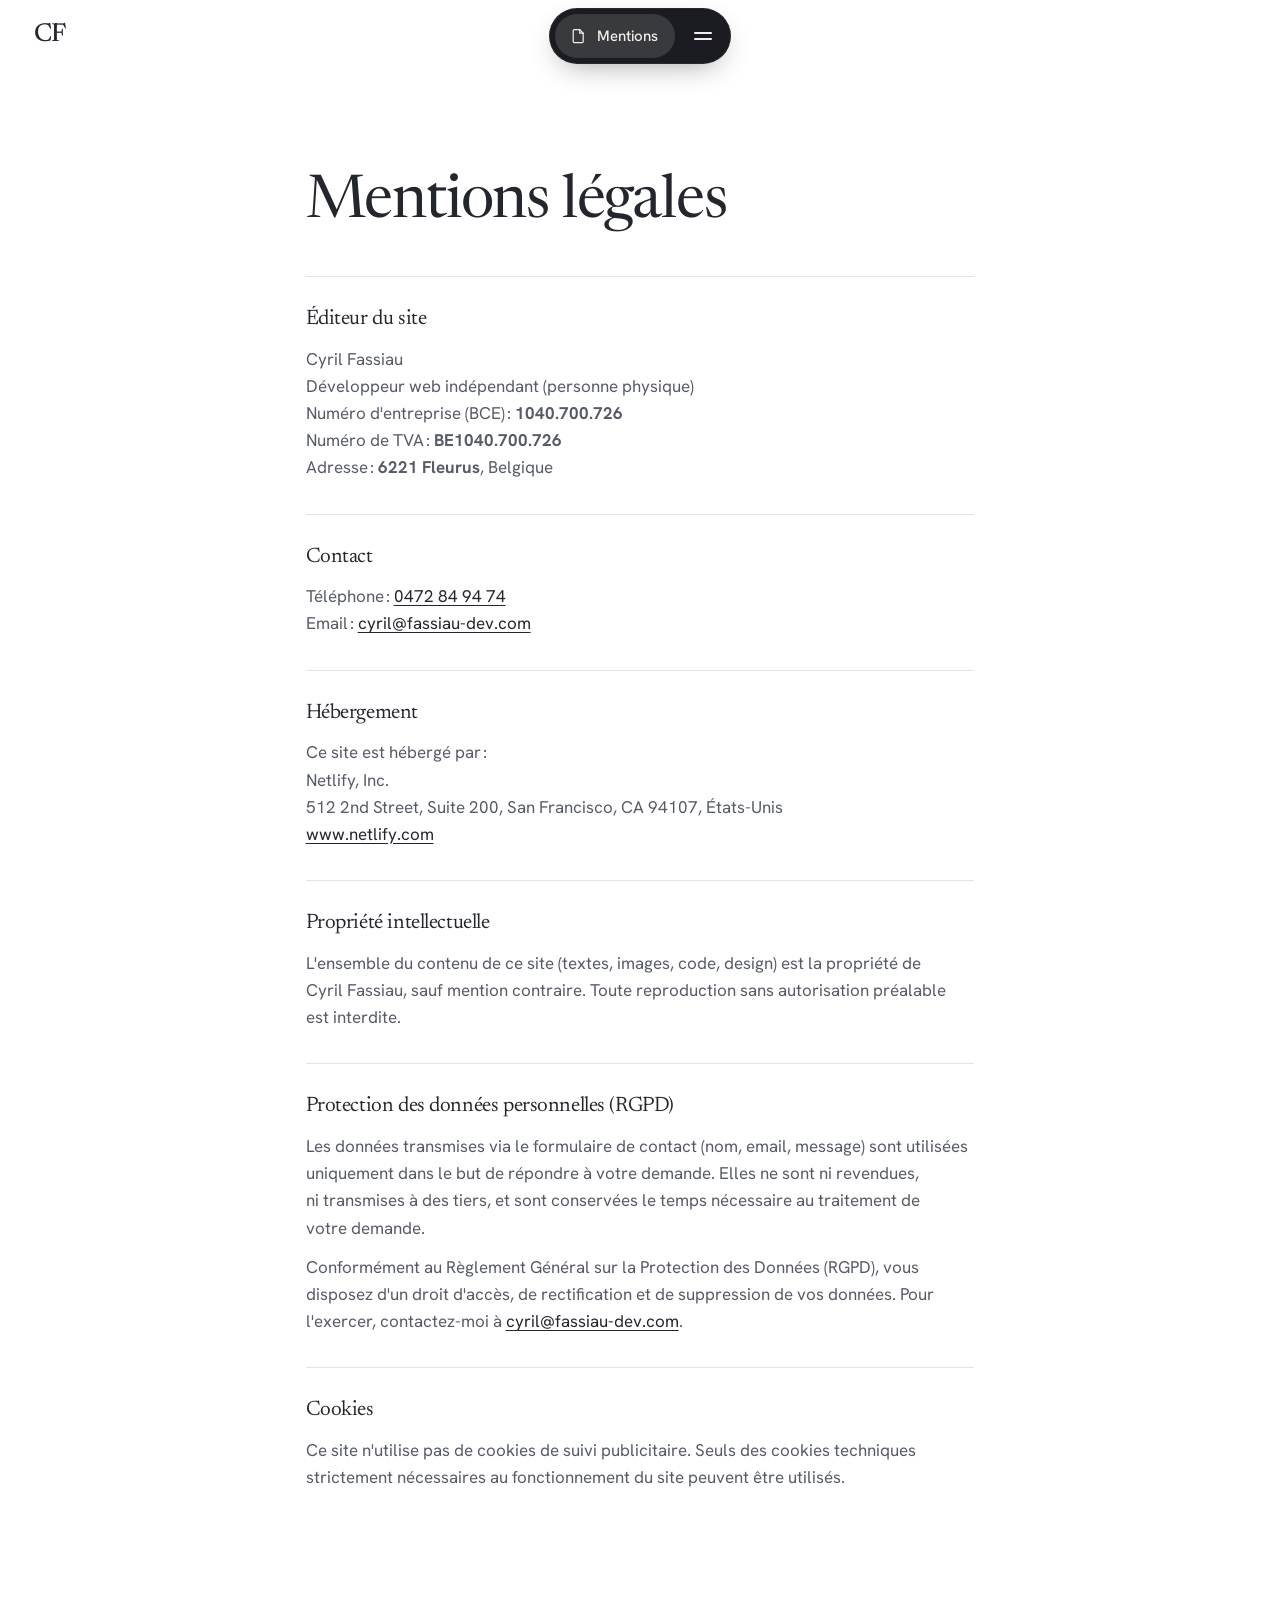
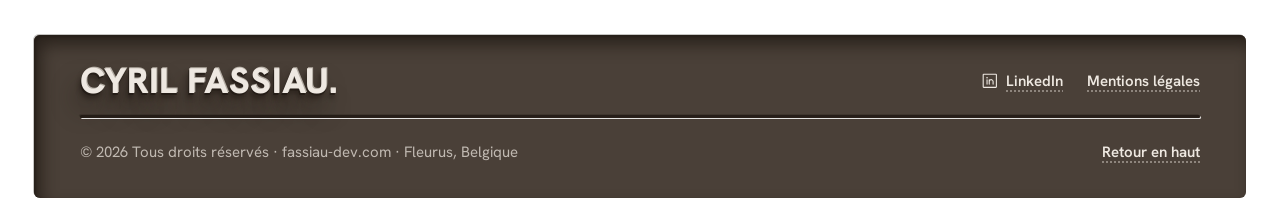
<file: mentions-legales.html>
<!DOCTYPE html>
<html lang="fr">
<head>
    <meta charset="UTF-8">
    <meta name="viewport" content="width=device-width, initial-scale=1.0">

    <title>Mentions légales | Cyril Fassiau</title>
    <meta name="description" content="Mentions légales de Cyril Fassiau, développeur web freelance en Belgique : numéro d'entreprise, coordonnées, hébergement du site.">
    <meta name="robots" content="noindex, follow">

    <link rel="canonical" href="https://fassiau-dev.com/mentions-legales.html">

    <meta property="og:type" content="website">
    <meta property="og:site_name" content="Cyril Fassiau">
    <meta property="og:locale" content="fr_BE">
    <meta property="og:url" content="https://fassiau-dev.com/mentions-legales.html">
    <meta property="og:title" content="Mentions légales | Cyril Fassiau">
    <meta property="og:description" content="Mentions légales de Cyril Fassiau, développeur web freelance en Belgique : numéro d'entreprise, coordonnées, hébergement du site.">
    <meta property="og:image" content="https://fassiau-dev.com/images/og-fassiau-dev.png">
    <meta property="og:image:width" content="1200">
    <meta property="og:image:height" content="630">
    <meta property="og:image:alt" content="Cyril Fassiau, création de sites internet.">

    <meta name="twitter:card" content="summary_large_image">
    <meta name="twitter:title" content="Mentions légales | Cyril Fassiau">
    <meta name="twitter:description" content="Mentions légales de Cyril Fassiau, développeur web freelance en Belgique : numéro d'entreprise, coordonnées, hébergement du site.">
    <meta name="twitter:image" content="https://fassiau-dev.com/images/og-fassiau-dev.png">
    <meta name="twitter:image:alt" content="Cyril Fassiau, création de sites internet.">

    <link rel="icon" href="/favicon-32.png" sizes="32x32" type="image/png">
    <link rel="icon" href="/favicon.svg" type="image/svg+xml">
    <link rel="apple-touch-icon" href="/apple-touch-icon.png">

    <link rel="preload" href="fonts/newsreader-latin.woff2" as="font" type="font/woff2" crossorigin>
    <link rel="preload" href="fonts/hanken-grotesk-latin.woff2" as="font" type="font/woff2" crossorigin>
    <link rel="stylesheet" href="styles.css">
    <script defer src="https://cloud.umami.is/script.js" data-website-id="9b98b790-d2c1-4912-b7ab-37dafac56db7"></script>

    <script>
        (function () {
            document.documentElement.classList.add('js');
            try {
                var saved = localStorage.getItem('cf-theme');
                if (saved === 'light' || saved === 'dark') {
                    document.documentElement.setAttribute('data-theme', saved);
                }
            } catch (e) { /* private mode: fall back to the system preference */ }
        })();
    </script>

    <script src="script.js" defer></script>
</head>
<body>
    <a href="#main" class="skip-link">Aller au contenu</a>

    <!-- Icon sprite: Phosphor Icons (regular), MIT licensed. -->
    <svg class="sprite" aria-hidden="true" focusable="false" xmlns="http://www.w3.org/2000/svg">
        <symbol id="i-linkedin-logo" viewBox="0 0 256 256"><path d="M216,24H40A16,16,0,0,0,24,40V216a16,16,0,0,0,16,16H216a16,16,0,0,0,16-16V40A16,16,0,0,0,216,24Zm0,192H40V40H216V216ZM96,112v64a8,8,0,0,1-16,0V112a8,8,0,0,1,16,0Zm88,28v36a8,8,0,0,1-16,0V140a20,20,0,0,0-40,0v36a8,8,0,0,1-16,0V112a8,8,0,0,1,15.79-1.78A36,36,0,0,1,184,140ZM100,84A12,12,0,1,1,88,72,12,12,0,0,1,100,84Z"/></symbol>
        <symbol id="i-sun" viewBox="0 0 256 256"><path d="M120,40V16a8,8,0,0,1,16,0V40a8,8,0,0,1-16,0Zm72,88a64,64,0,1,1-64-64A64.07,64.07,0,0,1,192,128Zm-16,0a48,48,0,1,0-48,48A48.05,48.05,0,0,0,176,128ZM58.34,69.66A8,8,0,0,0,69.66,58.34l-16-16A8,8,0,0,0,42.34,53.66Zm0,116.68-16,16a8,8,0,0,0,11.32,11.32l16-16a8,8,0,0,0-11.32-11.32ZM192,72a8,8,0,0,0,5.66-2.34l16-16a8,8,0,0,0-11.32-11.32l-16,16A8,8,0,0,0,192,72Zm5.66,114.34a8,8,0,0,0-11.32,11.32l16,16a8,8,0,0,0,11.32-11.32ZM48,128a8,8,0,0,0-8-8H16a8,8,0,0,0,0,16H40A8,8,0,0,0,48,128Zm80,80a8,8,0,0,0-8,8v24a8,8,0,0,0,16,0V216A8,8,0,0,0,128,208Zm112-88H216a8,8,0,0,0,0,16h24a8,8,0,0,0,0-16Z"/></symbol>
        <symbol id="i-moon" viewBox="0 0 256 256"><path d="M233.54,142.23a8,8,0,0,0-8-2,88.08,88.08,0,0,1-109.8-109.8,8,8,0,0,0-10-10,104.84,104.84,0,0,0-52.91,37A104,104,0,0,0,136,224a103.09,103.09,0,0,0,62.52-20.88,104.84,104.84,0,0,0,37-52.91A8,8,0,0,0,233.54,142.23ZM188.9,190.34A88,88,0,0,1,65.66,67.11a89,89,0,0,1,31.4-26A106,106,0,0,0,96,56,104.11,104.11,0,0,0,200,160a106,106,0,0,0,14.92-1.06A89,89,0,0,1,188.9,190.34Z"/></symbol>
            <symbol id="i-nav-home" viewBox="0 0 24 24" fill="none" stroke="currentColor" stroke-width="1.6" stroke-linecap="round" stroke-linejoin="round"><path d="M4 10.5 12 4l8 6.5V19a1 1 0 0 1-1 1h-4.5v-5.5h-5V20H5a1 1 0 0 1-1-1z"/></symbol>
        <symbol id="i-nav-grid" viewBox="0 0 24 24" fill="none" stroke="currentColor" stroke-width="1.6" stroke-linecap="round" stroke-linejoin="round"><rect x="4" y="4" width="6.5" height="6.5" rx="1.5"/><rect x="13.5" y="4" width="6.5" height="6.5" rx="1.5"/><rect x="4" y="13.5" width="6.5" height="6.5" rx="1.5"/><rect x="13.5" y="13.5" width="6.5" height="6.5" rx="1.5"/></symbol>
        <symbol id="i-nav-steps" viewBox="0 0 24 24" fill="none" stroke="currentColor" stroke-width="1.6" stroke-linecap="round" stroke-linejoin="round"><path d="M4 19h4.5v-4.5H13V10h4.5V5.5H20"/></symbol>
        <symbol id="i-nav-folder" viewBox="0 0 24 24" fill="none" stroke="currentColor" stroke-width="1.6" stroke-linecap="round" stroke-linejoin="round"><path d="M3.5 7.5A1.5 1.5 0 0 1 5 6h4l2 2h8a1.5 1.5 0 0 1 1.5 1.5V18a1.5 1.5 0 0 1-1.5 1.5H5A1.5 1.5 0 0 1 3.5 18z"/></symbol>
        <symbol id="i-nav-user" viewBox="0 0 24 24" fill="none" stroke="currentColor" stroke-width="1.6" stroke-linecap="round" stroke-linejoin="round"><circle cx="12" cy="8.5" r="3.5"/><path d="M5 19.5c1.2-3.3 3.9-5 7-5s5.8 1.7 7 5"/></symbol>
        <symbol id="i-nav-mail" viewBox="0 0 24 24" fill="none" stroke="currentColor" stroke-width="1.6" stroke-linecap="round" stroke-linejoin="round"><rect x="3.5" y="5.5" width="17" height="13" rx="2"/><path d="m4.5 7.5 7.5 5.5 7.5-5.5"/></symbol>
        <symbol id="i-nav-doc" viewBox="0 0 24 24" fill="none" stroke="currentColor" stroke-width="1.6" stroke-linecap="round" stroke-linejoin="round"><path d="M7 3.5h7l4.5 4.5V19a1.5 1.5 0 0 1-1.5 1.5H7A1.5 1.5 0 0 1 5.5 19V5A1.5 1.5 0 0 1 7 3.5z"/><path d="M14 3.5V8h4.5"/></symbol>
    </svg>

    <header id="navbar">
        <a href="index.html" class="logo-link" aria-label="Cyril Fassiau, retour à l'accueil">
            <span class="logo-text">CF</span>
        </a>

        <div class="island" id="island">
            <div class="island-compact" id="island-compact" aria-hidden="true">
                <span class="island-chip">
                    <svg class="icon" aria-hidden="true"><use id="island-chip-icon" href="#i-nav-doc"></use></svg>
                    <span id="island-chip-label">Mentions</span>
                </span>
            </div>

            <button class="island-toggle" id="island-toggle" type="button" aria-controls="island-panel" aria-expanded="false" aria-label="Ouvrir le menu">
                <span class="island-burger" aria-hidden="true"><span></span><span></span></span>
            </button>

            <nav class="island-panel" id="island-panel" aria-label="Navigation principale">
                <div class="island-panel-head">
                    <a href="index.html" class="island-logo" aria-label="Cyril Fassiau, retour à l'accueil">CF</a>
                </div>
                <ul class="island-links">
                    <li><a href="index.html#home" class="nav-link" data-icon="i-nav-home"><svg class="icon" aria-hidden="true"><use href="#i-nav-home"></use></svg><span>Accueil</span></a></li>
                    <li><a href="index.html#services" class="nav-link" data-icon="i-nav-grid"><svg class="icon" aria-hidden="true"><use href="#i-nav-grid"></use></svg><span>Services</span></a></li>
                    <li><a href="index.html#process" class="nav-link" data-icon="i-nav-steps"><svg class="icon" aria-hidden="true"><use href="#i-nav-steps"></use></svg><span>Processus</span></a></li>
                    <li><a href="index.html#projects" class="nav-link" data-icon="i-nav-folder"><svg class="icon" aria-hidden="true"><use href="#i-nav-folder"></use></svg><span>Projets</span></a></li>
                    <li><a href="index.html#about" class="nav-link" data-icon="i-nav-user"><svg class="icon" aria-hidden="true"><use href="#i-nav-user"></use></svg><span>À propos</span></a></li>
                    <li><a href="index.html#contact" class="nav-link" data-icon="i-nav-mail"><svg class="icon" aria-hidden="true"><use href="#i-nav-mail"></use></svg><span>Contact</span></a></li>
                </ul>
                <div class="island-panel-foot">
                    <a href="index.html#contact" class="btn btn--solid island-cta">Demander un devis</a>
                    <button class="island-theme theme-toggle" id="theme-toggle" type="button" aria-label="Basculer en thème sombre">
                        <svg class="icon icon-sun" aria-hidden="true"><use href="#i-sun"></use></svg>
                        <svg class="icon icon-moon" aria-hidden="true"><use href="#i-moon"></use></svg>
                    </button>
                </div>
            </nav>
        </div>
    </header>

    <main id="main">
        <section id="legal" class="section legal-section">
            <div class="shell legal-container">
                <h1 class="legal-title">Mentions légales</h1>

                <div class="legal-block">
                    <h2 class="legal-heading">Éditeur du site</h2>
                    <p class="legal-text">
                        Cyril Fassiau<br>
                        Développeur web indépendant (personne physique)<br>
                        Numéro d'entreprise (BCE)&#8239;: <strong>1040.700.726</strong><br>
                        Numéro de TVA&#8239;: <strong>BE1040.700.726</strong><br>
                        Adresse&#8239;: <strong>6221 Fleurus</strong>, Belgique
                    </p>
                </div>

                <div class="legal-block">
                    <h2 class="legal-heading">Contact</h2>
                    <p class="legal-text">
                        Téléphone&#8239;: <a href="tel:+32472849474" class="text-link">0472 84 94 74</a><br>
                        Email&#8239;: <a href="mailto:cyril@fassiau-dev.com" class="text-link">cyril@fassiau-dev.com</a>
                    </p>
                </div>

                <div class="legal-block">
                    <h2 class="legal-heading">Hébergement</h2>
                    <p class="legal-text">
                        Ce site est hébergé par&#8239;:<br>
                        Netlify, Inc.<br>
                        512 2nd Street, Suite 200, San Francisco, CA 94107, États-Unis<br>
                        <a href="https://www.netlify.com" class="text-link" target="_blank" rel="noopener">www.netlify.com</a>
                    </p>
                </div>

                <div class="legal-block">
                    <h2 class="legal-heading">Propriété intellectuelle</h2>
                    <p class="legal-text">
                        L'ensemble du contenu de ce site (textes, images, code, design) est la propriété de Cyril Fassiau, sauf mention contraire. Toute reproduction sans autorisation préalable est interdite.
                    </p>
                </div>

                <div class="legal-block" id="rgpd">
                    <h2 class="legal-heading">Protection des données personnelles (RGPD)</h2>
                    <p class="legal-text">
                        Les données transmises via le formulaire de contact (nom, email, message) sont utilisées uniquement dans le but de répondre à votre demande. Elles ne sont ni revendues, ni transmises à des tiers, et sont conservées le temps nécessaire au traitement de votre demande.
                    </p>
                    <p class="legal-text">
                        Conformément au Règlement Général sur la Protection des Données (RGPD), vous disposez d'un droit d'accès, de rectification et de suppression de vos données. Pour l'exercer, contactez-moi à
                        <a href="mailto:cyril@fassiau-dev.com" class="text-link">cyril@fassiau-dev.com</a>.
                    </p>
                </div>

                <div class="legal-block">
                    <h2 class="legal-heading">Cookies</h2>
                    <p class="legal-text">
                        Ce site n'utilise pas de cookies de suivi publicitaire. Seuls des cookies techniques strictement nécessaires au fonctionnement du site peuvent être utilisés.
                    </p>
                </div>
            </div>
        </section>
    </main>

    <footer class="site-footer">
        <div class="shell">
            <!-- Inspire de relevovinco.com : un bac creuse, nom en relief, filet grave. -->
            <div class="footer-tray">
                <div class="footer-row">
                    <p class="footer-mark">Cyril Fassiau.</p>
                    <nav class="footer-links" aria-label="Liens du pied de page">
                        <a href="https://www.linkedin.com/in/cyril-fassiau-b1732b115/" class="footer-link" target="_blank" rel="noopener noreferrer" aria-label="Profil LinkedIn de Cyril Fassiau (nouvel onglet)">
                            <svg class="icon" aria-hidden="true"><use href="#i-linkedin-logo"></use></svg>
                            LinkedIn
                        </a>
                        <a href="mentions-legales.html" class="footer-link">Mentions légales</a>
                    </nav>
                </div>

                <span class="footer-crease" aria-hidden="true"></span>

                <div class="footer-row">
                    <p class="footer-copyright">© 2026 Tous droits réservés · fassiau-dev.com · Fleurus, Belgique</p>
                    <a href="#main" class="footer-link">Retour en haut</a>
                </div>
            </div>
        </div>
    </footer>

</body>
</html>
</file>
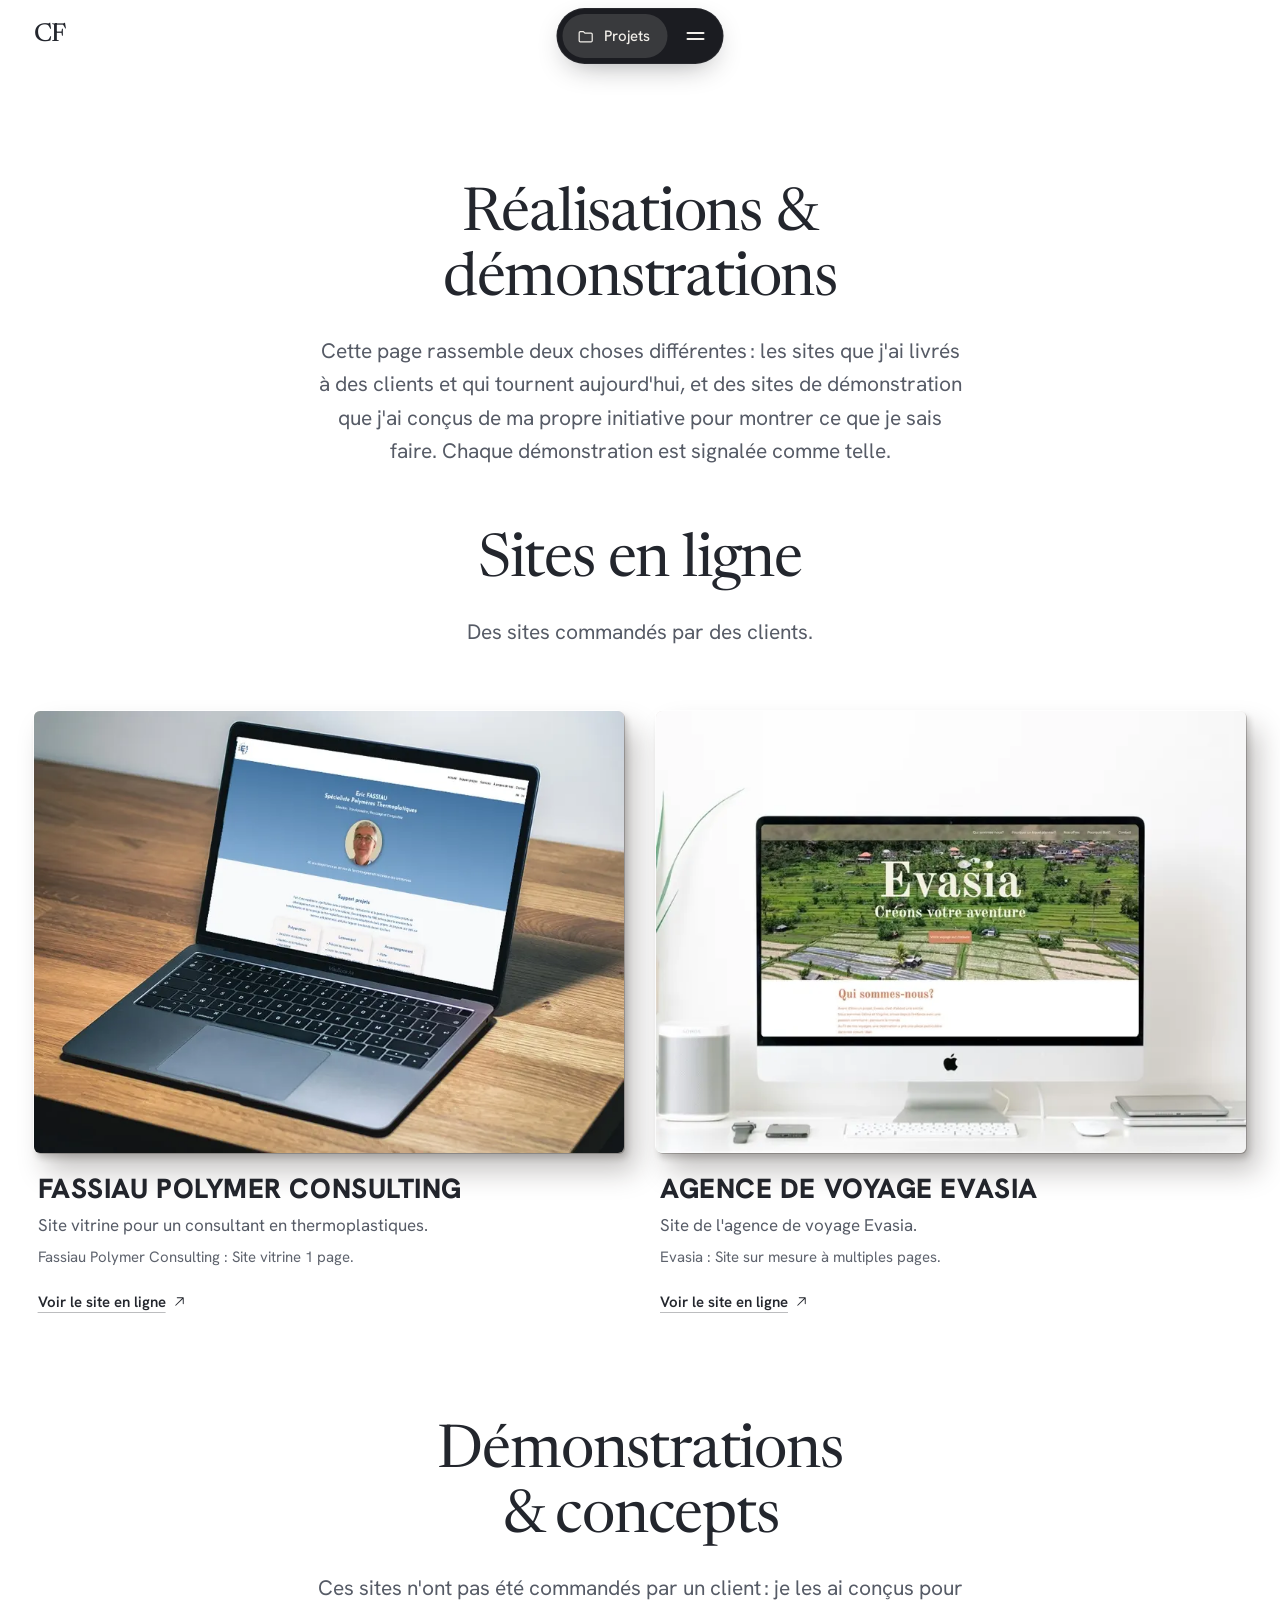
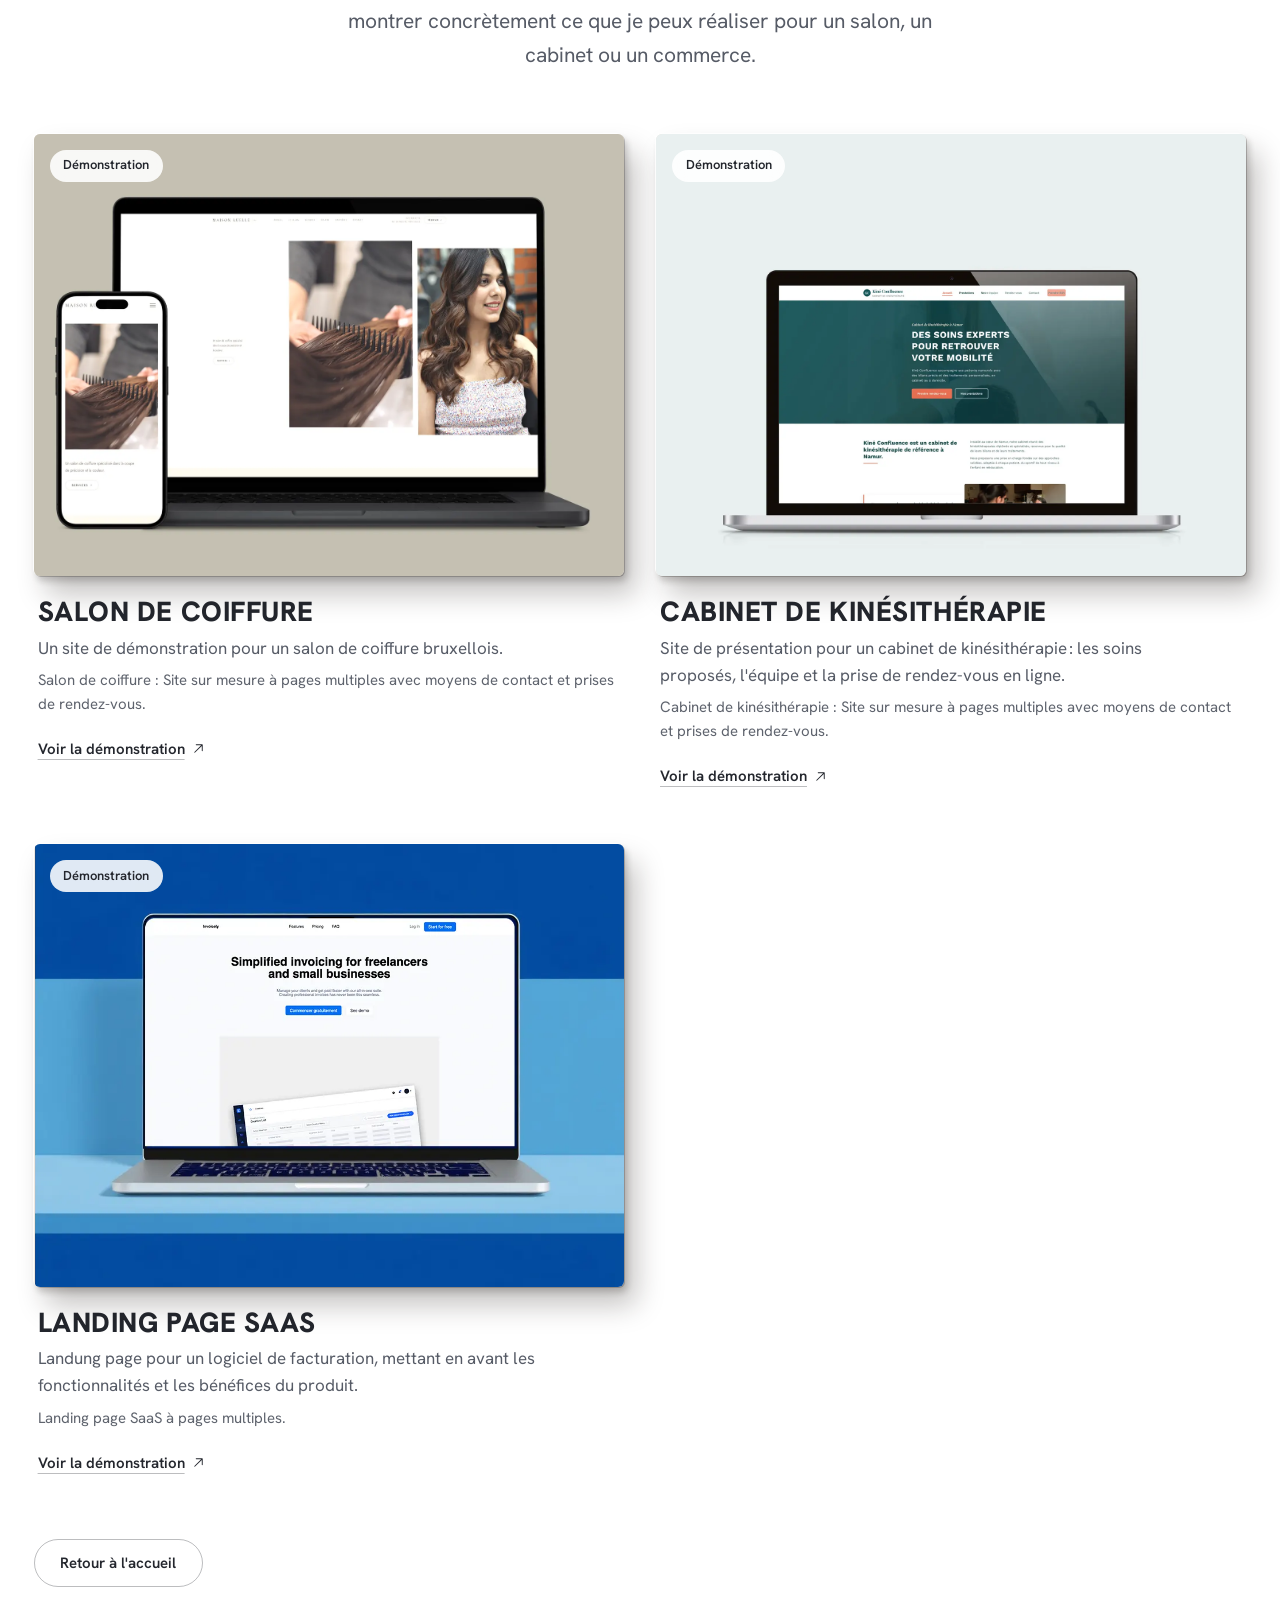
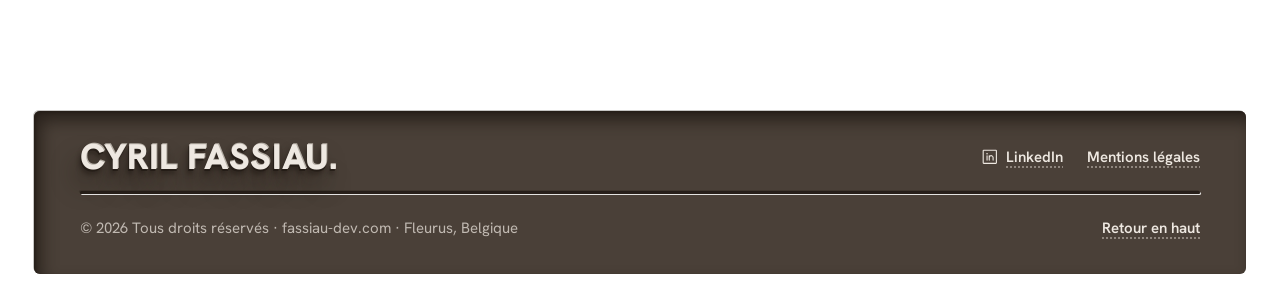
<file: projects.html>
<!DOCTYPE html>
<html lang="fr">
<head>
    <meta charset="UTF-8">
    <meta name="viewport" content="width=device-width, initial-scale=1.0">
    <title>Mes réalisations et sites de démonstration | Cyril Fassiau</title>
    <meta name="description" content="Exemples de sites internet créés par Cyril Fassiau, développeur web freelance près de Charleroi : sites vitrines pour indépendants, commerçants et professions libérales, et sites de démonstration.">

    <link rel="canonical" href="https://fassiau-dev.com/projects.html">

    <meta property="og:type" content="website">
    <meta property="og:site_name" content="Cyril Fassiau">
    <meta property="og:locale" content="fr_BE">
    <meta property="og:url" content="https://fassiau-dev.com/projects.html">
    <meta property="og:title" content="Mes réalisations et sites de démonstration | Cyril Fassiau">
    <meta property="og:description" content="Exemples de sites internet créés par Cyril Fassiau, développeur web freelance près de Charleroi : sites vitrines pour indépendants, commerçants et professions libérales, et sites de démonstration.">
    <meta property="og:image" content="https://fassiau-dev.com/images/og-fassiau-dev.png">
    <meta property="og:image:width" content="1200">
    <meta property="og:image:height" content="630">
    <meta property="og:image:alt" content="Cyril Fassiau, création de sites internet.">

    <meta name="twitter:card" content="summary_large_image">
    <meta name="twitter:title" content="Mes réalisations et sites de démonstration | Cyril Fassiau">
    <meta name="twitter:description" content="Exemples de sites internet créés par Cyril Fassiau, développeur web freelance près de Charleroi : sites vitrines pour indépendants, commerçants et professions libérales, et sites de démonstration.">
    <meta name="twitter:image" content="https://fassiau-dev.com/images/og-fassiau-dev.png">
    <meta name="twitter:image:alt" content="Cyril Fassiau, création de sites internet.">

    <link rel="icon" href="/favicon-32.png" sizes="32x32" type="image/png">
    <link rel="icon" href="/favicon.svg" type="image/svg+xml">
    <link rel="apple-touch-icon" href="/apple-touch-icon.png">

    <link rel="preload" href="fonts/newsreader-latin.woff2" as="font" type="font/woff2" crossorigin>
    <link rel="preload" href="fonts/hanken-grotesk-latin.woff2" as="font" type="font/woff2" crossorigin>
    <link rel="stylesheet" href="styles.css">
    <script defer src="https://cloud.umami.is/script.js" data-website-id="9b98b790-d2c1-4912-b7ab-37dafac56db7"></script>
    <script>
        (function () {
            document.documentElement.classList.add('js');
            try {
                var saved = localStorage.getItem('cf-theme');
                if (saved === 'light' || saved === 'dark') {
                    document.documentElement.setAttribute('data-theme', saved);
                }
            } catch (e) { /* private mode: fall back to the system preference */ }
        })();
    </script>
    <script defer src="script.js"></script>
</head>
<body>
    <a href="#main" class="skip-link">Aller au contenu</a>

    <svg class="sprite" aria-hidden="true" focusable="false" xmlns="http://www.w3.org/2000/svg">
        <symbol id="i-linkedin-logo" viewBox="0 0 256 256"><path d="M216,24H40A16,16,0,0,0,24,40V216a16,16,0,0,0,16,16H216a16,16,0,0,0,16-16V40A16,16,0,0,0,216,24Zm0,192H40V40H216V216ZM96,112v64a8,8,0,0,1-16,0V112a8,8,0,0,1,16,0Zm88,28v36a8,8,0,0,1-16,0V140a20,20,0,0,0-40,0v36a8,8,0,0,1-16,0V112a8,8,0,0,1,15.79-1.78A36,36,0,0,1,184,140ZM100,84A12,12,0,1,1,88,72,12,12,0,0,1,100,84Z"/></symbol>
        <symbol id="i-sun" viewBox="0 0 256 256"><path d="M120,40V16a8,8,0,0,1,16,0V40a8,8,0,0,1-16,0Zm72,88a64,64,0,1,1-64-64A64.07,64.07,0,0,1,192,128Zm-16,0a48,48,0,1,0-48,48A48.05,48.05,0,0,0,176,128ZM58.34,69.66A8,8,0,0,0,69.66,58.34l-16-16A8,8,0,0,0,42.34,53.66Zm0,116.68-16,16a8,8,0,0,0,11.32,11.32l16-16a8,8,0,0,0-11.32-11.32ZM192,72a8,8,0,0,0,5.66-2.34l16-16a8,8,0,0,0-11.32-11.32l-16,16A8,8,0,0,0,192,72Zm5.66,114.34a8,8,0,0,0-11.32,11.32l16,16a8,8,0,0,0,11.32-11.32ZM48,128a8,8,0,0,0-8-8H16a8,8,0,0,0,0,16H40A8,8,0,0,0,48,128Zm80,80a8,8,0,0,0-8,8v24a8,8,0,0,0,16,0V216A8,8,0,0,0,128,208Zm112-88H216a8,8,0,0,0,0,16h24a8,8,0,0,0,0-16Z"/></symbol>
        <symbol id="i-moon" viewBox="0 0 256 256"><path d="M233.54,142.23a8,8,0,0,0-8-2,88.08,88.08,0,0,1-109.8-109.8,8,8,0,0,0-10-10,104.84,104.84,0,0,0-52.91,37A104,104,0,0,0,136,224a103.09,103.09,0,0,0,62.52-20.88,104.84,104.84,0,0,0,37-52.91A8,8,0,0,0,233.54,142.23ZM188.9,190.34A88,88,0,0,1,65.66,67.11a89,89,0,0,1,31.4-26A106,106,0,0,0,96,56,104.11,104.11,0,0,0,200,160a106,106,0,0,0,14.92-1.06A89,89,0,0,1,188.9,190.34Z"/></symbol>
        <symbol id="i-arrow-up-right" viewBox="0 0 256 256"><path d="M200,64V168a8,8,0,0,1-16,0V83.31L69.66,197.66a8,8,0,0,1-11.32-11.32L172.69,72H88a8,8,0,0,1,0-16H192A8,8,0,0,1,200,64Z"/></symbol>
            <symbol id="i-nav-home" viewBox="0 0 24 24" fill="none" stroke="currentColor" stroke-width="1.6" stroke-linecap="round" stroke-linejoin="round"><path d="M4 10.5 12 4l8 6.5V19a1 1 0 0 1-1 1h-4.5v-5.5h-5V20H5a1 1 0 0 1-1-1z"/></symbol>
        <symbol id="i-nav-grid" viewBox="0 0 24 24" fill="none" stroke="currentColor" stroke-width="1.6" stroke-linecap="round" stroke-linejoin="round"><rect x="4" y="4" width="6.5" height="6.5" rx="1.5"/><rect x="13.5" y="4" width="6.5" height="6.5" rx="1.5"/><rect x="4" y="13.5" width="6.5" height="6.5" rx="1.5"/><rect x="13.5" y="13.5" width="6.5" height="6.5" rx="1.5"/></symbol>
        <symbol id="i-nav-steps" viewBox="0 0 24 24" fill="none" stroke="currentColor" stroke-width="1.6" stroke-linecap="round" stroke-linejoin="round"><path d="M4 19h4.5v-4.5H13V10h4.5V5.5H20"/></symbol>
        <symbol id="i-nav-folder" viewBox="0 0 24 24" fill="none" stroke="currentColor" stroke-width="1.6" stroke-linecap="round" stroke-linejoin="round"><path d="M3.5 7.5A1.5 1.5 0 0 1 5 6h4l2 2h8a1.5 1.5 0 0 1 1.5 1.5V18a1.5 1.5 0 0 1-1.5 1.5H5A1.5 1.5 0 0 1 3.5 18z"/></symbol>
        <symbol id="i-nav-user" viewBox="0 0 24 24" fill="none" stroke="currentColor" stroke-width="1.6" stroke-linecap="round" stroke-linejoin="round"><circle cx="12" cy="8.5" r="3.5"/><path d="M5 19.5c1.2-3.3 3.9-5 7-5s5.8 1.7 7 5"/></symbol>
        <symbol id="i-nav-mail" viewBox="0 0 24 24" fill="none" stroke="currentColor" stroke-width="1.6" stroke-linecap="round" stroke-linejoin="round"><rect x="3.5" y="5.5" width="17" height="13" rx="2"/><path d="m4.5 7.5 7.5 5.5 7.5-5.5"/></symbol>
    </svg>

    <!-- Minimal header: reuse same navbar structure -->
    <header id="navbar">
        <a href="index.html" class="logo-link" aria-label="Cyril Fassiau, retour à l'accueil">
            <span class="logo-text">CF</span>
        </a>

        <div class="island" id="island">
            <div class="island-compact" id="island-compact" aria-hidden="true">
                <span class="island-chip">
                    <svg class="icon" aria-hidden="true"><use id="island-chip-icon" href="#i-nav-folder"></use></svg>
                    <span id="island-chip-label">Projets</span>
                </span>
            </div>

            <button class="island-toggle" id="island-toggle" type="button" aria-controls="island-panel" aria-expanded="false" aria-label="Ouvrir le menu">
                <span class="island-burger" aria-hidden="true"><span></span><span></span></span>
            </button>

            <nav class="island-panel" id="island-panel" aria-label="Navigation principale">
                <div class="island-panel-head">
                    <a href="index.html" class="island-logo" aria-label="Cyril Fassiau, retour à l'accueil">CF</a>
                </div>
                <ul class="island-links">
                    <li><a href="index.html#home" class="nav-link" data-icon="i-nav-home"><svg class="icon" aria-hidden="true"><use href="#i-nav-home"></use></svg><span>Accueil</span></a></li>
                    <li><a href="index.html#services" class="nav-link" data-icon="i-nav-grid"><svg class="icon" aria-hidden="true"><use href="#i-nav-grid"></use></svg><span>Services</span></a></li>
                    <li><a href="index.html#process" class="nav-link" data-icon="i-nav-steps"><svg class="icon" aria-hidden="true"><use href="#i-nav-steps"></use></svg><span>Processus</span></a></li>
                    <li><a href="index.html#projects" class="nav-link active" data-icon="i-nav-folder"><svg class="icon" aria-hidden="true"><use href="#i-nav-folder"></use></svg><span>Projets</span></a></li>
                    <li><a href="index.html#about" class="nav-link" data-icon="i-nav-user"><svg class="icon" aria-hidden="true"><use href="#i-nav-user"></use></svg><span>À propos</span></a></li>
                    <li><a href="index.html#contact" class="nav-link" data-icon="i-nav-mail"><svg class="icon" aria-hidden="true"><use href="#i-nav-mail"></use></svg><span>Contact</span></a></li>
                </ul>
                <div class="island-panel-foot">
                    <a href="index.html#contact" class="btn btn--solid island-cta">Demander un devis</a>
                    <button class="island-theme theme-toggle" id="theme-toggle" type="button" aria-label="Basculer en thème sombre">
                        <svg class="icon icon-sun" aria-hidden="true"><use href="#i-sun"></use></svg>
                        <svg class="icon icon-moon" aria-hidden="true"><use href="#i-moon"></use></svg>
                    </button>
                </div>
            </nav>
        </div>
    </header>

    <main id="main">
        <section class="section">
            <div class="shell">
                <div class="section-head">
                    <h1 class="section-title">Réalisations &amp; démonstrations</h1>
                    <p class="section-intro">Cette page rassemble deux choses différentes&#8239;: les sites que j'ai livrés à des clients et qui tournent aujourd'hui, et des sites de démonstration que j'ai conçus de ma propre initiative pour montrer ce que je sais faire. Chaque démonstration est signalée comme telle.</p>
                </div>

                <div class="projects-block">
                    <div class="section-head">
                        <h2 class="section-title">Sites en ligne</h2>
                        <p class="section-intro">Des sites commandés par des clients.</p>
                    </div>

                    <div class="projects-grid">
                        <article class="project-card">
                            <div class="project-image-wrapper">
                                <picture>
                                    <source srcset="images/site-fassiau-polymer-consulting.webp" type="image/webp">
                                    <img class="project-image" src="images/site-fassiau-polymer-consulting.jpg" width="800" height="600" loading="lazy" decoding="async" alt="Le site Fassiau Polymer Consulting affiché sur un ordinateur portable posé sur un bureau en bois">
                                </picture>
                            </div>
                            <div class="project-body">
                                <h3 class="project-heading">Fassiau Polymer Consulting</h3>
                                <p class="project-text">Site vitrine pour un consultant en thermoplastiques.</p>
                                <p class="project-benefits">Fassiau Polymer Consulting : Site vitrine 1 page.</p>
                                <a href="https://www.fassiaupolymerconsulting.com/" class="project-link" target="_blank" rel="noopener">
                                    Voir le site en ligne
                                    <svg class="icon" aria-hidden="true"><use href="#i-arrow-up-right"></use></svg>
                                </a>
                            </div>
                        </article>

                        <article class="project-card">
                            <div class="project-image-wrapper">
                                <picture>
                                    <source srcset="images/site-agence-voyage-evasia.webp" type="image/webp">
                                    <img class="project-image" src="images/site-agence-voyage-evasia.jpg" width="800" height="600" loading="lazy" decoding="async" alt="La page d'accueil du site Evasia affichée sur un iMac, avec une photo de rizières en arrière-plan">
                                </picture>
                            </div>
                            <div class="project-body">
                                <h3 class="project-heading">Agence de voyage Evasia</h3>
                                <p class="project-text">Site de l'agence de voyage Evasia.</p>
                                <p class="project-benefits">Evasia : Site sur mesure à multiples pages.</p>
                                <a href="https://evasia.fassiau-dev.com/" class="project-link" target="_blank" rel="noopener">
                                    Voir le site en ligne
                                    <svg class="icon" aria-hidden="true"><use href="#i-arrow-up-right"></use></svg>
                                </a>
                            </div>
                        </article>
                    </div>
                </div>

                <div class="projects-block">
                    <div class="section-head">
                        <h2 class="section-title">Démonstrations &amp; concepts</h2>
                        <p class="section-intro">Ces sites n'ont pas été commandés par un client&#8239;: je les ai conçus pour montrer concrètement ce que je peux réaliser pour un salon, un cabinet ou un commerce.</p>
                    </div>

                    <div class="projects-grid">
                        <article class="project-card">
                            <div class="project-image-wrapper">
                                <span class="project-badge">Démonstration</span>
                                <picture>
                                    <source srcset="images/site-salon-coiffure-bruxelles.webp" type="image/webp">
                                    <img class="project-image" src="images/site-salon-coiffure-bruxelles.jpg" width="1600" height="1112" loading="lazy" decoding="async" alt="Page d'accueil du site de démonstration pour un salon de coiffure bruxellois">
                                </picture>
                            </div>
                            <div class="project-body">
                                <h3 class="project-heading">Salon de coiffure</h3>
                                <p class="project-text">Un site de démonstration pour un salon de coiffure bruxellois.</p>
                                <p class="project-benefits">Salon de coiffure : Site sur mesure à pages multiples avec moyens de contact et prises de rendez-vous.</p>
                                <a href="https://maison-ruelle.fassiau-dev.com/" class="project-link" target="_blank" rel="noopener">
                                    Voir la démonstration
                                    <svg class="icon" aria-hidden="true"><use href="#i-arrow-up-right"></use></svg>
                                </a>
                            </div>
                        </article>

                        <article class="project-card">
                            <div class="project-image-wrapper">
                                <span class="project-badge">Démonstration</span>
                                <picture>
                                    <source srcset="images/site-cabinet-kinesitherapie.webp" type="image/webp">
                                    <img class="project-image" src="images/site-cabinet-kinesitherapie.jpg" width="1600" height="1600" loading="lazy" decoding="async" alt="Page d'accueil du site de démonstration d'un cabinet de kinésithérapie, avec présentation de l'équipe et réservation en ligne">
                                </picture>
                            </div>
                            <div class="project-body">
                                <h3 class="project-heading">Cabinet de kinésithérapie</h3>
                                <p class="project-text">Site de présentation pour un cabinet de kinésithérapie&#8239;: les soins proposés, l'équipe et la prise de rendez-vous en ligne.</p>
                                <p class="project-benefits">Cabinet de kinésithérapie : Site sur mesure à pages multiples avec moyens de contact et prises de rendez-vous.</p>
                                <a href="http://kine.confluence.fassiau-dev.com/" class="project-link" target="_blank" rel="noopener">
                                    Voir la démonstration
                                    <svg class="icon" aria-hidden="true"><use href="#i-arrow-up-right"></use></svg>
                                </a>
                            </div>
                        </article>

                        <article class="project-card">
                            <div class="project-image-wrapper">
                                <span class="project-badge">Démonstration</span>
                                <picture>
                                    <source srcset="images/landing-page-saas.webp" type="image/webp">
                                    <img class="project-image" src="images/landing-page-saas.jpg" width="1024" height="1024" loading="lazy" decoding="async" alt="Landing page de démonstration pour un produit SaaS, présentant les fonctionnalités et les tarifs">
                                </picture>
                            </div>
                            <div class="project-body">
                                <h3 class="project-heading">Landing page SaaS</h3>
                                <p class="project-text">Landung page pour un logiciel de facturation, mettant en avant les fonctionnalités et les bénéfices du produit.</p>
                                <p class="project-benefits">Landing page SaaS à pages multiples.</p>
                                <a href="https://cyrilfassiau.github.io/SaaSLanding/" class="project-link" target="_blank" rel="noopener">
                                    Voir la démonstration
                                    <svg class="icon" aria-hidden="true"><use href="#i-arrow-up-right"></use></svg>
                                </a>
                            </div>
                        </article>
                    </div>
                </div>

                <div class="projects-actions projects-actions--start">
                    <a href="index.html" class="btn btn--ghost">Retour à l'accueil</a>
                </div>
            </div>
        </section>
    </main>

    <footer class="site-footer">
        <div class="shell">
            <!-- Inspire de relevovinco.com : un bac creuse, nom en relief, filet grave. -->
            <div class="footer-tray">
                <div class="footer-row">
                    <p class="footer-mark">Cyril Fassiau.</p>
                    <nav class="footer-links" aria-label="Liens du pied de page">
                        <a href="https://www.linkedin.com/in/cyril-fassiau-b1732b115/" class="footer-link" target="_blank" rel="noopener noreferrer" aria-label="Profil LinkedIn de Cyril Fassiau (nouvel onglet)">
                            <svg class="icon" aria-hidden="true"><use href="#i-linkedin-logo"></use></svg>
                            LinkedIn
                        </a>
                        <a href="mentions-legales.html" class="footer-link">Mentions légales</a>
                    </nav>
                </div>

                <span class="footer-crease" aria-hidden="true"></span>

                <div class="footer-row">
                    <p class="footer-copyright">© 2026 Tous droits réservés · fassiau-dev.com · Fleurus, Belgique</p>
                    <a href="#main" class="footer-link">Retour en haut</a>
                </div>
            </div>
        </div>
    </footer>
</body>
</html>
</file>
<file: styles.css>
@font-face {
  font-family: 'Newsreader';
  font-style: normal;
  font-weight: 200 800;
  font-display: swap;
  src: url('fonts/newsreader-latin-ext.woff2') format('woff2');
  unicode-range: U+0100-02BA, U+02BD-02C5, U+02C7-02CC, U+02CE-02D7, U+02DD-02FF, U+0304, U+0308, U+0329, U+1D00-1DBF, U+1E00-1E9F, U+1EF2-1EFF, U+2020, U+20A0-20AB, U+20AD-20C4, U+2113, U+2C60-2C7F, U+A720-A7FF;
}
@font-face {
  font-family: 'Newsreader';
  font-style: normal;
  font-weight: 200 800;
  font-display: swap;
  src: url('fonts/newsreader-latin.woff2') format('woff2');
  unicode-range: U+0000-00FF, U+0131, U+0152-0153, U+02BB-02BC, U+02C6, U+02DA, U+02DC, U+0304, U+0308, U+0329, U+2000-206F, U+20AC, U+2122, U+2191, U+2193, U+2212, U+2215, U+FEFF, U+FFFD;
}
@font-face {
  font-family: 'Hanken Grotesk';
  font-style: normal;
  font-weight: 100 900;
  font-display: swap;
  src: url('fonts/hanken-grotesk-latin-ext.woff2') format('woff2');
  unicode-range: U+0100-02BA, U+02BD-02C5, U+02C7-02CC, U+02CE-02D7, U+02DD-02FF, U+0304, U+0308, U+0329, U+1D00-1DBF, U+1E00-1E9F, U+1EF2-1EFF, U+2020, U+20A0-20AB, U+20AD-20C4, U+2113, U+2C60-2C7F, U+A720-A7FF;
}
@font-face {
  font-family: 'Hanken Grotesk';
  font-style: normal;
  font-weight: 100 900;
  font-display: swap;
  src: url('fonts/hanken-grotesk-latin.woff2') format('woff2');
  unicode-range: U+0000-00FF, U+0131, U+0152-0153, U+02BB-02BC, U+02C6, U+02DA, U+02DC, U+0304, U+0308, U+0329, U+2000-206F, U+20AC, U+2122, U+2191, U+2193, U+2212, U+2215, U+FEFF, U+FFFD;
}



:root {
  --bg: #FFFFFF;
  --ink: #23262D;
  --ink-soft: #565B66;
  --ink-faint: #5E636D;

  --peche: #F7DBCF;
  --lavande: #DCD6F2;
  --sauge: #D6E3D7;
  --ciel: #D8E6F2;
  --sable: #EEE8E1;

  --glow-1: #F4B39B;
  --glow-2: #F8D5C2;
  --glow-3: #C9BDF0;
  --glow-4: #BFD8EE;

  --surface: #FFFFFF;
  --field-bg: #FFFFFF;
  --border: rgba(35, 38, 45, 0.12);
  --border-strong: rgba(35, 38, 45, 0.3);
  --field-border: rgba(35, 38, 45, 0.45);
  --focus-ring: #23262D;

  --btn-fill: #23262D;
  --btn-fill-text: #FFFFFF;
  --btn-fill-hover: #3A3F4A;

  --font-display: 'Newsreader', Georgia, 'Times New Roman', serif;
  --font-body: 'Hanken Grotesk', system-ui, -apple-system, 'Segoe UI', sans-serif;

  --fs-xs: 0.8125rem;
  --fs-sm: 0.9375rem;
  --fs-base: 1.0625rem;
  --fs-md: clamp(1.125rem, 1.06rem + 0.32vw, 1.3125rem);
  --fs-lg: clamp(1.375rem, 1.25rem + 0.6vw, 1.75rem);
  --fs-xl: clamp(1.75rem, 1.5rem + 1.2vw, 2.5rem);
  --fs-2xl: clamp(2.25rem, 1.7rem + 2.6vw, 3.75rem);
  --fs-hero: clamp(3.5rem, 1.6rem + 8.4vw, 9rem);

  --sp-section: clamp(4.5rem, 3rem + 5vw, 8rem);
  --sp-gutter: clamp(1rem, 0.5rem + 2vw, 2.5rem);
  --shell: 80rem;

  --r-sm: 12px;
  --r-md: 18px;
  --r-lg: 28px;
  --r-full: 999px;

  --ease: cubic-bezier(0.22, 1, 0.36, 1);

  color-scheme: light;
}


@media (prefers-color-scheme: dark) {
  :root:not([data-theme="light"]) {
    --bg: #17191E;
    --ink: #F2EFEA;
    --ink-soft: #C3C0BB;
    --ink-faint: #ADAAA5;

    --peche: #3B2C27;
    --lavande: #2D2A3E;
    --sauge: #25302A;
    --ciel: #222E39;
    --sable: #2B2926;

    --glow-1: #7A4436;
    --glow-2: #4A3530;
    --glow-3: #463C74;
    --glow-4: #2E4A63;

    --surface: #1F2228;
    --field-bg: #17191E;
    --border: rgba(242, 239, 234, 0.14);
    --border-strong: rgba(242, 239, 234, 0.34);
    --field-border: rgba(242, 239, 234, 0.45);
    --focus-ring: #F2EFEA;

    --btn-fill: #F2EFEA;
    --btn-fill-text: #17191E;
    --btn-fill-hover: #D9D5CE;

    color-scheme: dark;
  }
}

:root[data-theme="dark"] {
  --bg: #17191E;
  --ink: #F2EFEA;
  --ink-soft: #C3C0BB;
  --ink-faint: #ADAAA5;

  --peche: #3B2C27;
  --lavande: #2D2A3E;
  --sauge: #25302A;
  --ciel: #222E39;
  --sable: #2B2926;

  --glow-1: #7A4436;
  --glow-2: #4A3530;
  --glow-3: #463C74;
  --glow-4: #2E4A63;

  --surface: #1F2228;
  --field-bg: #17191E;
  --border: rgba(242, 239, 234, 0.14);
  --border-strong: rgba(242, 239, 234, 0.34);
  --field-border: rgba(242, 239, 234, 0.45);
  --focus-ring: #F2EFEA;

  --btn-fill: #F2EFEA;
  --btn-fill-text: #17191E;
  --btn-fill-hover: #D9D5CE;

  color-scheme: dark;
}



*,
*::before,
*::after { box-sizing: border-box; }

html {
  scroll-behavior: smooth;
  scroll-padding-top: 6rem;
  -webkit-text-size-adjust: 100%;
}

body {
  margin: 0;
  background-color: var(--bg);
  color: var(--ink);
  font-family: var(--font-body);
  font-size: var(--fs-base);
  line-height: 1.6;
  -webkit-font-smoothing: antialiased;
}

h1, h2, h3, h4 {
  margin: 0;
  font-family: var(--font-display);
  font-weight: 400;
  line-height: 1.08;
  letter-spacing: -0.02em;
  text-wrap: balance;
}

h3 {
  font-family: var(--font-body);
  font-weight: 600;
  letter-spacing: -0.01em;
  line-height: 1.25;
}

p { margin: 0; text-wrap: pretty; }

img { max-width: 100%; height: auto; display: block; }

a { color: inherit; }

::selection { background: var(--lavande); color: var(--ink); }

:where(a, button, input, textarea, summary, [tabindex]):focus-visible {
  outline: 2px solid var(--focus-ring);
  outline-offset: 3px;
  border-radius: 6px;
}

.sprite { display: none; }

.skip-link {
  position: absolute;
  left: 0.75rem;
  top: -100px;
  z-index: 200;
  padding: 0.75rem 1.25rem;
  background: var(--btn-fill);
  color: var(--btn-fill-text);
  font-size: var(--fs-sm);
  font-weight: 600;
  border-radius: var(--r-full);
  text-decoration: none;
}

.skip-link:focus-visible { top: 0.75rem; }

.icon {
  width: 1em;
  height: 1em;
  fill: currentColor;
  flex: none;
}



.shell {
  width: 100%;
  max-width: var(--shell);
  margin-inline: auto;
  padding-inline: var(--sp-gutter);
}

.section {
  position: relative;
  padding-block: var(--sp-section);
}

.section-head {
  margin-bottom: clamp(2.5rem, 1.8rem + 2.6vw, 4rem);
  text-align: center;
}

.section-title {
  margin-inline: auto;
  max-width: 18ch;
  font-size: var(--fs-2xl);
}

.section-intro {
  margin: 1.25rem auto 0;
  max-width: 54ch;
  color: var(--ink-soft);
  font-size: var(--fs-md);
}

.panel {
  border-radius: var(--r-lg);
  padding: clamp(2rem, 1.2rem + 3.6vw, 5rem) clamp(1.5rem, 0.8rem + 3.4vw, 5rem);
}

.panel--peche   { background-color: var(--peche); }
.panel--lavande { background-color: var(--lavande); }
.panel--sauge   { background-color: var(--sauge); }
.panel--ciel    { background-color: var(--ciel); }
.panel--sable   { background-color: var(--sable); }



/* Navigation « Dynamic Island ».
   Fermee : une pilule flottante qui affiche la section en cours.
   Ouverte : la meme forme s'etire en panneau, sur un ressort a leger rebond
   (amortissement 0.8, reponse 0.42 s). script.js mesure le contenu de l'etat
   vise et pose --island-w / --island-h : la forme s'anime donc entre deux
   tailles reelles, et repart de sa taille courante si on l'interrompt. */
:root {
  --island-bg: #1B1C21;
  --island-ink: #F2EFEA;
  --island-ink-soft: rgba(242, 239, 234, 0.72);
  --island-hover: rgba(242, 239, 234, 0.08);
  --island-active: rgba(242, 239, 234, 0.14);
  --island-edge: rgba(255, 255, 255, 0.06);
  --island-closed-h: 56px;
  --island-open-w: min(22rem, calc(100vw - 2rem));
  --spring: var(--ease);
  --spring-dur: 0.54s;
}

@supports (transition-timing-function: linear(0, 1)) {
  :root { --spring: linear(0, 0.0181, 0.065, 0.1312, 0.209, 0.2926, 0.3776, 0.4606, 0.5394, 0.6123, 0.6786, 0.7376, 0.7895, 0.8343, 0.8726, 0.9047, 0.9312, 0.9528, 0.9701, 0.9837, 0.9941, 1.0019, 1.0074, 1.0112, 1.0135, 1.0148, 1.0152, 1.0149, 1.0142, 1.0133, 1.0121, 1.0108, 1.0095, 1.0083, 1.0071, 1.006, 1.0049, 1.004, 1.0032, 1.0026, 1); }
}

:root[data-theme="dark"] {
  --island-bg: #0E0F12;
  --island-edge: rgba(255, 255, 255, 0.12);
}

@media (prefers-color-scheme: dark) {
  :root:not([data-theme="light"]) {
    --island-bg: #0E0F12;
    --island-edge: rgba(255, 255, 255, 0.12);
  }
}

/* La bande garde sa hauteur dans le flux (la mise en page ne bouge pas) mais
   reste transparente aux clics : seul l'ilot est interactif. */
#navbar {
  position: sticky;
  top: 0;
  z-index: 50;
  height: 72px;
  pointer-events: none;
}

/* Logo a gauche, aligne sur l'ilot. Il s'efface quand le panneau est ouvert :
   le panneau affiche deja son propre CF. */
.logo-link {
  position: absolute;
  top: 14px;
  left: var(--sp-gutter);
  display: inline-flex;
  align-items: center;
  min-width: 44px;
  min-height: 44px;
  text-decoration: none;
  pointer-events: auto;
  transition: opacity 0.25s var(--ease), visibility 0s linear 0s;
}

#navbar.has-open-island .logo-link {
  opacity: 0;
  visibility: hidden;
  transition: opacity 0.2s var(--ease), visibility 0s linear 0.2s;
}

.logo-text {
  font-family: var(--font-display);
  font-size: 1.625rem;
  font-weight: 500;
  letter-spacing: -0.03em;
  color: var(--ink);
}

.island {
  --focus-ring: var(--island-ink);
  position: absolute;
  top: 8px;
  left: 50%;
  width: var(--island-w, 13rem);
  height: var(--island-h, var(--island-closed-h));
  translate: -50% 0;
  overflow: hidden;
  border-radius: 28px;
  background-color: var(--island-bg);
  color: var(--island-ink);
  box-shadow: inset 0 0 0 1px var(--island-edge), 0 10px 30px -12px rgba(15, 16, 20, 0.45);
  pointer-events: auto;
  transition: width var(--spring-dur) var(--spring), height var(--spring-dur) var(--spring),
              box-shadow 0.3s var(--ease);
}

.island.is-open {
  box-shadow: inset 0 0 0 1px var(--island-edge), 0 28px 60px -20px rgba(15, 16, 20, 0.55);
}

/* Premier dimensionnement au chargement : sans animation. */
.island.no-anim,
.island.no-anim * { transition: none !important; }

/* L'anneau de focus reste a l'interieur : overflow: hidden le couperait. */
.island :focus-visible { outline-offset: -3px; }

.island-compact {
  position: absolute;
  top: 0;
  left: 0;
  display: flex;
  align-items: center;
  width: max-content;
  height: var(--island-closed-h);
  padding: 6px 56px 6px 6px; /* reserve la place du bouton menu */
  cursor: pointer;
  transition: opacity 0.2s var(--ease), filter 0.3s var(--ease), transform 0.35s var(--ease);
}

.island.is-open .island-compact {
  opacity: 0;
  filter: blur(6px);
  transform: scale(0.94);
  pointer-events: none;
}

.island-chip {
  display: inline-flex;
  align-items: center;
  gap: 0.55rem;
  height: 44px;
  padding: 0 1.1rem 0 0.9rem;
  border-radius: 22px;
  background-color: var(--island-active);
  font-size: var(--fs-sm);
  font-weight: 500;
  white-space: nowrap;
}

.island-chip .icon { font-size: 1.15rem; }

/* Petits ecrans : sans l'icone, la pilule laisse la place au logo. */
@media (max-width: 399px) {
  .island-chip { padding-inline: 1rem; }
  .island-chip .icon { display: none; }
}

.island-toggle {
  position: absolute;
  top: 6px;
  right: 6px;
  z-index: 2;
  display: grid;
  place-items: center;
  width: 44px;
  height: 44px;
  padding: 0;
  border: 0;
  border-radius: 50%;
  background: none;
  color: var(--island-ink);
  cursor: pointer;
  transition: background-color 0.2s var(--ease), scale 0.15s var(--ease);
}

.island-toggle:hover { background-color: var(--island-hover); }
.island-toggle:active { scale: 0.92; }

/* Deux traits qui se croisent en X a l'ouverture. */
.island-burger {
  position: relative;
  width: 18px;
  height: 12px;
}

.island-burger span {
  position: absolute;
  left: 0;
  width: 100%;
  height: 2px;
  border-radius: 2px;
  background-color: currentColor;
  transition: top 0.4s var(--spring), rotate 0.4s var(--spring);
}

.island-burger span:first-child { top: 2px; }
.island-burger span:last-child { top: 8px; }
.island.is-open .island-burger span:first-child { top: 5px; rotate: 45deg; }
.island.is-open .island-burger span:last-child { top: 5px; rotate: -45deg; }

.island-panel {
  position: absolute;
  top: 0;
  left: 0;
  width: var(--island-open-w);
  padding: 6px;
  opacity: 0;
  filter: blur(8px);
  transform: scale(0.96);
  transform-origin: top center;
  /* Ferme : visibility retire les liens du clavier et des lecteurs d'ecran,
     une fois le fondu termine. */
  visibility: hidden;
  transition: opacity 0.2s var(--ease), filter 0.25s var(--ease),
              transform 0.35s var(--ease), visibility 0s linear 0.35s;
}

.island.is-open .island-panel {
  opacity: 1;
  filter: none;
  transform: none;
  visibility: visible;
  transition: opacity 0.3s var(--ease) 0.08s, filter 0.35s var(--ease) 0.08s,
              transform var(--spring-dur) var(--spring), visibility 0s;
}

.island-panel-head {
  display: flex;
  align-items: center;
  height: 44px;
  padding-left: 0.6rem;
}

.island-logo {
  display: inline-flex;
  align-items: center;
  min-width: 44px;
  min-height: 44px;
  padding-inline: 0.35rem;
  border-radius: 14px;
  font-family: var(--font-display);
  font-size: 1.5rem;
  font-weight: 500;
  letter-spacing: -0.03em;
  color: var(--island-ink);
  text-decoration: none;
}

.island-links {
  display: grid;
  gap: 2px;
  margin: 6px 0 0;
  padding: 0;
  list-style: none;
}

.nav-link {
  display: flex;
  align-items: center;
  gap: 0.85rem;
  min-height: 46px;
  padding: 0 0.9rem;
  border-radius: 16px;
  font-size: 1rem;
  font-weight: 500;
  color: var(--island-ink-soft);
  text-decoration: none;
  transition: background-color 0.2s var(--ease), color 0.2s var(--ease);
}

.nav-link .icon { font-size: 1.2rem; }
.nav-link:hover { color: var(--island-ink); background-color: var(--island-hover); }
.nav-link:active,
.nav-link.active { color: var(--island-ink); background-color: var(--island-active); }

.island-panel-foot {
  display: flex;
  align-items: center;
  gap: 6px;
  margin-top: 6px;
  padding-top: 6px;
  border-top: 1px solid var(--island-hover);
}

.island .island-cta {
  flex: 1;
  justify-content: center;
  background-color: var(--island-ink);
  color: var(--island-bg);
}

.island .island-cta:hover { background-color: #FFFFFF; }

.island-theme {
  display: inline-flex;
  flex: none;
  align-items: center;
  justify-content: center;
  width: 44px;
  height: 44px;
  padding: 0;
  border: 0;
  border-radius: 50%;
  background: none;
  color: var(--island-ink);
  font-size: 1.2rem;
  cursor: pointer;
  transition: background-color 0.2s var(--ease), scale 0.15s var(--ease);
}

.island-theme:hover { background-color: var(--island-hover); }
.island-theme:active { scale: 0.92; }

.theme-toggle .icon-moon { display: none; }
:root[data-theme="dark"] .theme-toggle .icon-sun { display: none; }
:root[data-theme="dark"] .theme-toggle .icon-moon { display: block; }

@media (prefers-color-scheme: dark) {
  :root:not([data-theme="light"]) .theme-toggle .icon-sun { display: none; }
  :root:not([data-theme="light"]) .theme-toggle .icon-moon { display: block; }
}



.btn {
  display: inline-flex;
  align-items: center;
  justify-content: center;
  gap: 0.5rem;
  min-height: 48px;
  padding: 0.85rem 1.6rem;
  border: 1px solid transparent;
  border-radius: var(--r-full);
  font-family: var(--font-body);
  font-size: var(--fs-sm);
  font-weight: 600;
  line-height: 1.2;
  white-space: nowrap;
  text-decoration: none;
  cursor: pointer;
  transition: background-color 0.2s var(--ease), border-color 0.2s var(--ease),
              color 0.2s var(--ease);
}

.btn--sm { min-height: 40px; padding: 0.6rem 1.15rem; }

.btn--solid {
  background-color: var(--btn-fill);
  color: var(--btn-fill-text);
}

.btn--solid:hover { background-color: var(--btn-fill-hover); }

.btn--ghost {
  border-color: var(--border-strong);
  color: var(--ink);
}

.btn--ghost:hover {
  border-color: var(--ink);
  background-color: color-mix(in srgb, var(--bg) 40%, transparent);
}



/* Relief « carton presse », d'apres relevovinco.com (sans texture ni animation).
   Les valeurs d'ombre reprennent celles du site de reference : une arete claire
   en haut a gauche, une arete sombre de 1px, une ombre courte et une longue. */
:root {
  --r-card: 6px;
  --relief-hi: rgba(255, 255, 255, 0.85);
  --shadow-raised:
    -1px -1px 0 0 var(--relief-hi),
    1px 1px 0 0 rgba(31, 24, 18, 0.22),
    3px 5px 6px 0 rgba(31, 24, 18, 0.2),
    12px 18px 28px 0 rgba(31, 24, 18, 0.26);
  --shadow-pressed:
    inset 7px 10px 16px 0 rgba(31, 24, 18, 0.72),
    inset 2px 2px 3px 0 rgba(31, 24, 18, 0.55),
    1px 1px 0 0 var(--relief-hi),
    -1px -1px 0 0 rgba(31, 24, 18, 0.25);
  --shadow-tray:
    inset 4px 6px 14px 0 rgba(31, 24, 18, 0.16),
    inset 1px 1px 2px 0 rgba(31, 24, 18, 0.18),
    1px 1px 0 0 var(--relief-hi),
    -1px -1px 0 0 rgba(31, 24, 18, 0.12);
  --shadow-button-down:
    inset 2px 3px 6px 0 rgba(31, 24, 18, 0.3),
    1px 1px 0 0 var(--relief-hi);
  --text-raised:
    0.64px -1px 0 rgba(255, 250, 240, 0.6),
    -0.64px 2px 0 rgba(31, 24, 18, 0.7),
    -1.9px 5px 4px rgba(31, 24, 18, 0.55),
    -6.4px 16px 22px rgba(31, 24, 18, 0.62);
  --text-cut: -0.64px 1px 0 rgba(255, 255, 255, 0.9), 0.64px -1px 0 rgba(31, 24, 18, 0.45);
  --text-letterpress: 1px 1px 0 rgba(255, 255, 255, 0.75);
  --channel: #4A4038;
  --channel-ink: #EEE8E1;
  --cut-ink: #7A6C5F;
}

:root[data-theme="dark"] {
  --relief-hi: rgba(255, 255, 255, 0.06);
  --shadow-raised:
    -1px -1px 0 0 var(--relief-hi),
    1px 1px 0 0 rgba(0, 0, 0, 0.5),
    3px 5px 6px 0 rgba(0, 0, 0, 0.4),
    12px 18px 28px 0 rgba(0, 0, 0, 0.5);
  --shadow-pressed:
    inset 7px 10px 16px 0 rgba(0, 0, 0, 0.8),
    inset 2px 2px 3px 0 rgba(0, 0, 0, 0.6),
    1px 1px 0 0 var(--relief-hi),
    -1px -1px 0 0 rgba(0, 0, 0, 0.4);
  --shadow-tray:
    inset 4px 6px 14px 0 rgba(0, 0, 0, 0.45),
    inset 1px 1px 2px 0 rgba(0, 0, 0, 0.5),
    1px 1px 0 0 var(--relief-hi);
  --shadow-button-down: inset 2px 3px 6px 0 rgba(0, 0, 0, 0.6), 1px 1px 0 0 var(--relief-hi);
  --text-raised: 0 -1px 0 rgba(255, 255, 255, 0.12), 0 2px 0 rgba(0, 0, 0, 0.7), -2px 6px 10px rgba(0, 0, 0, 0.6);
  --text-cut: 1px 1px 0 rgba(0, 0, 0, 0.6), -1px -1px 0 rgba(255, 255, 255, 0.05);
  --text-letterpress: 1px 1px 0 rgba(0, 0, 0, 0.5);
  --channel: #121110;
  --channel-ink: #D9D2C7;
  --cut-ink: #B7AFA4;
}

@media (prefers-color-scheme: dark) {
  :root:not([data-theme="light"]) {
    --relief-hi: rgba(255, 255, 255, 0.06);
    --shadow-raised:
      -1px -1px 0 0 var(--relief-hi),
      1px 1px 0 0 rgba(0, 0, 0, 0.5),
      3px 5px 6px 0 rgba(0, 0, 0, 0.4),
      12px 18px 28px 0 rgba(0, 0, 0, 0.5);
    --shadow-pressed:
      inset 7px 10px 16px 0 rgba(0, 0, 0, 0.8),
      inset 2px 2px 3px 0 rgba(0, 0, 0, 0.6),
      1px 1px 0 0 var(--relief-hi),
      -1px -1px 0 0 rgba(0, 0, 0, 0.4);
    --shadow-tray:
      inset 4px 6px 14px 0 rgba(0, 0, 0, 0.45),
      inset 1px 1px 2px 0 rgba(0, 0, 0, 0.5),
      1px 1px 0 0 var(--relief-hi);
    --shadow-button-down: inset 2px 3px 6px 0 rgba(0, 0, 0, 0.6), 1px 1px 0 0 var(--relief-hi);
    --text-raised: 0 -1px 0 rgba(255, 255, 255, 0.12), 0 2px 0 rgba(0, 0, 0, 0.7), -2px 6px 10px rgba(0, 0, 0, 0.6);
    --text-cut: 1px 1px 0 rgba(0, 0, 0, 0.6), -1px -1px 0 rgba(255, 255, 255, 0.05);
    --text-letterpress: 1px 1px 0 rgba(0, 0, 0, 0.5);
    --channel: #121110;
    --channel-ink: #D9D2C7;
    --cut-ink: #B7AFA4;
  }
}



.hero { padding-block: 0.5rem clamp(1rem, 0.5rem + 2vw, 2rem); }

/* La surface du hero : une feuille en relief, titre en escalier,
   texte et boutons en bas a droite. */
.hero-frame {
  display: grid;
  grid-template-columns: minmax(0, 1fr);
  align-content: center;
  gap: clamp(2rem, 1.5rem + 2vw, 3rem);
  /* Assez haute pour faire « affiche », sans laisser de grand vide au-dessus. */
  min-height: min(calc(100svh - 72px - 2.5rem), 40rem);
  /* La taille du titre se calcule sur la largeur de la feuille (cqi). */
  container-type: inline-size;
  /* Pleine largeur : la feuille va d'un bord a l'autre, mais le contenu garde
     la position qu'il avait dans le cadre de 80rem (meme alignement que les
     autres sections). */
  padding-block: clamp(5rem, 3rem + 6vw, 8rem) clamp(2rem, 1.5rem + 3vw, 4rem);
  padding-inline: calc(max(0px, (100% - var(--shell)) / 2) + var(--sp-gutter) + clamp(1.5rem, 0.5rem + 5vw, 6rem));
  background-color: var(--sable);
  box-shadow: var(--shadow-raised);
}

.hero > .shell { max-width: none; padding-inline: 0; }

.hero-heading {
  display: flex;
  flex-direction: column;
  align-items: flex-start;
  font-family: var(--font-body);
  /* « FASSIAU. » mesure 4.22em : diviser la largeur disponible par 4.3
     garantit que le titre tient toujours, quelle que soit la fenetre. */
  font-size: min(calc(100cqi / 4.3), 8.5rem);
  font-weight: 800;
  line-height: 0.92;
  letter-spacing: 0.01em;
  text-transform: uppercase;
}

/* Ligne 1 : une goutiere creusee, mot en relief a l'interieur. */
/* Decalage en em : la ligne « CYRIL » (0.6em + 3.14em) reste plus courte
   que « FASSIAU. » (4.22em), donc jamais plus large que le titre. */
.hero-line--raised { margin-left: 0.6em; margin-bottom: 0.12em; }

.hero-channel {
  display: inline-block;
  padding: 0.07em 0.2em 0.02em 0.18em;
  border-radius: var(--r-card);
  background-color: var(--channel);
  box-shadow: var(--shadow-pressed);
  color: var(--channel-ink);
  text-shadow: var(--text-raised);
}

/* Ligne 2 : mot grave dans la surface. */
.hero-line--cut {
  color: var(--cut-ink);
  text-shadow: var(--text-cut);
}

.hero-aside {
  display: flex;
  flex-direction: column;
  gap: 1.5rem;
  max-width: 24rem;
}

.hero-tagline {
  font-size: var(--fs-md);
  line-height: 1.45;
  color: var(--ink);
}

.hero-buttons {
  display: flex;
  flex-wrap: wrap;
  align-items: center;
  gap: 0.75rem 1.5rem;
}

/* Bouton en relief, de la couleur de la surface ; il s'enfonce a l'appui. */
.btn--raised {
  border-radius: var(--r-card);
  background-color: var(--sable);
  color: var(--ink);
  box-shadow: var(--shadow-raised);
}

.btn--raised:active { box-shadow: var(--shadow-button-down); }

.hero-link {
  display: inline-flex;
  align-items: center;
  min-height: 44px;
  font-size: var(--fs-sm);
  font-weight: 600;
  color: var(--ink);
  text-decoration: underline;
  text-decoration-thickness: 1px;
  text-underline-offset: 0.35em;
}

.hero-link:hover { text-decoration-thickness: 2px; }

/* Telephones : pas de grand vide au-dessus du titre, le contenu reste visible
   des l'ouverture. */
@media (max-width: 767px) {
  .hero-frame { min-height: 0; padding-top: 6rem; }
}

/* Ecrans larges : le texte se place a droite de la ligne gravee. */
/* Le titre et le texte ont chacun leur colonne : ils ne peuvent plus se
   chevaucher. Le titre se dimensionne sur la place qui lui reste. */
@media (min-width: 1024px) {
  .hero-frame {
    grid-template-columns: minmax(0, 1fr) 20rem;
    align-items: end;
    column-gap: 3rem;
  }
  .hero-heading { font-size: min(calc((100cqi - 23rem) / 4.3), 8.5rem); }
}



.services-grid {
  display: grid;
  grid-template-columns: 1fr;
  gap: clamp(0.75rem, 0.5rem + 1vw, 1.25rem);
}

.service-card {
  display: flex;
  flex-direction: column;
  align-items: flex-start;
  gap: 0.9rem;
  padding: clamp(1.75rem, 1.2rem + 2vw, 3rem);
  border-radius: var(--r-lg);
  background-color: var(--sable);
}

.service-card:nth-child(1) .service-tile { background-color: var(--peche); }
.service-card:nth-child(2) .service-tile { background-color: var(--lavande); }
.service-card:nth-child(3) .service-tile { background-color: var(--sauge); }

.service-heading {
  margin-top: clamp(1.5rem, 1rem + 2vw, 3rem);
  font-family: var(--font-display);
  font-size: var(--fs-xl);
  font-weight: 400;
  letter-spacing: -0.02em;
  line-height: 1.1;
}

.service-text {
  max-width: 42ch;
  color: var(--ink-soft);
}



.process-layout {
  display: grid;
  grid-template-columns: 1fr;
  gap: clamp(2rem, 1.5rem + 3vw, 4rem);
}

.process-aside .section-head { margin-bottom: 0; text-align: left; }
.process-aside .section-title { margin-inline: 0; }

.process-rail {
  display: flex;
  flex-direction: column;
  gap: 0.5rem;
  list-style: none;
  margin: 0;
  padding: 0;
}

.process-step {
  display: grid;
  grid-template-columns: auto 1fr;
  gap: 1.25rem;
  padding: clamp(1.25rem, 1rem + 1vw, 1.75rem);
  border-radius: var(--r-md);
  background-color: color-mix(in srgb, var(--bg) 62%, transparent);
}

.process-number {
  display: grid;
  place-items: center;
  width: 2.5rem;
  height: 2.5rem;
  border-radius: var(--r-full);
  background-color: var(--ink);
  color: var(--bg);
  font-size: var(--fs-sm);
  font-weight: 600;
  font-variant-numeric: tabular-nums;
}

.process-heading {
  margin-bottom: 0.35rem;
  font-size: var(--fs-md);
}

.process-text {
  max-width: 56ch;
  color: var(--ink-soft);
}



.projects-block + .projects-block { margin-top: clamp(4rem, 3rem + 4vw, 7rem); }

.projects-grid {
  display: grid;
  grid-template-columns: 1fr;
  gap: clamp(2rem, 1.5rem + 2vw, 3rem) clamp(1rem, 0.5rem + 2vw, 2rem);
}

.project-card {
  display: flex;
  flex-direction: column;
  gap: 1.25rem;
}

.project-image-wrapper {
  position: relative;
  overflow: hidden;
  aspect-ratio: 4 / 3;
  border-radius: var(--r-lg);
  background-color: var(--sable);
}

.project-image-wrapper picture,
.about-image-wrapper picture {
  display: block;
  width: 100%;
  height: 100%;
}

.project-image {
  width: 100%;
  height: 100%;
  object-fit: cover;
  transition: transform 0.9s var(--ease);
}

.project-card:hover .project-image { transform: scale(1.03); }

.project-body {
  display: flex;
  flex-direction: column;
  gap: 0.4rem;
  flex: 1;
  padding-inline: 0.25rem;
}

.project-badge {
  position: absolute;
  top: 1rem;
  left: 1rem;
  z-index: 1;
  padding: 0.35rem 0.85rem;
  border-radius: var(--r-full);
  background-color: color-mix(in srgb, var(--bg) 88%, transparent);
  backdrop-filter: blur(8px);
  color: var(--ink);
  font-size: var(--fs-xs);
  font-weight: 600;
}

.project-heading {
  font-family: var(--font-display);
  font-size: var(--fs-xl);
  font-weight: 400;
  letter-spacing: -0.02em;
  line-height: 1.1;
}

.project-text {
  max-width: 52ch;
  color: var(--ink-soft);
}

.project-benefits {
  font-size: var(--fs-sm);
  color: var(--ink-faint);
}

.project-link,
.testimonial-link {
  align-self: flex-start;
  display: inline-flex;
  align-items: center;
  gap: 0.4rem;
  margin-top: 0.4rem;
  padding-block: 0.5rem;
  font-size: var(--fs-sm);
  font-weight: 600;
  color: var(--ink);
  text-decoration: underline;
  text-decoration-color: var(--border-strong);
  text-underline-offset: 0.3em;
  transition: text-decoration-color 0.2s var(--ease);
}

.project-link:hover,
.testimonial-link:hover { text-decoration-color: currentColor; }

.projects-actions {
  margin-top: clamp(2.5rem, 2rem + 2vw, 3.5rem);
  text-align: center;
}

.projects-actions--start { text-align: left; }



.cta-band {
  display: flex;
  flex-direction: column;
  align-items: center;
  gap: 1.5rem;
  margin-top: clamp(3.5rem, 2.5rem + 4vw, 6rem);
  padding: clamp(2.5rem, 1.8rem + 3vw, 4.5rem) clamp(1.5rem, 1rem + 3vw, 4rem);
  border-radius: var(--r-lg);
  background-color: var(--lavande);
  text-align: center;
}

.cta-band-text {
  max-width: 30ch;
  font-family: var(--font-display);
  font-size: var(--fs-xl);
  line-height: 1.15;
  letter-spacing: -0.02em;
  text-wrap: balance;
}

.cta-band-actions {
  display: flex;
  flex-wrap: wrap;
  justify-content: center;
  gap: 0.75rem;
}

.prose { max-width: 68ch; }

.prose-text {
  font-size: var(--fs-base);
  color: var(--ink-soft);
}

.prose-text + .prose-text { margin-top: 1rem; }

.included-list {
  max-width: 68ch;
  gap: 0.75rem;
  font-size: var(--fs-base);
}

.included-note { margin-top: 2rem; }



.testimonial {
  margin: clamp(2rem, 1.6rem + 1.8vw, 3rem) 0 0;
  padding: clamp(1.75rem, 1.2rem + 2vw, 3rem);
  border-radius: var(--r-lg);
  background-color: var(--sable);
}

.testimonial-quote {
  margin: 0;
  font-family: var(--font-display);
  font-size: var(--fs-lg);
  line-height: 1.35;
}

.testimonial-author {
  display: flex;
  flex-wrap: wrap;
  align-items: baseline;
  gap: 0.35rem 1.25rem;
  margin-top: 1.5rem;
}

.testimonial-name { font-weight: 600; }

.testimonial-role {
  font-size: var(--fs-sm);
  color: var(--ink-soft);
}

.testimonial-link { margin-top: 0; }



.about-layout {
  display: grid;
  grid-template-columns: 1fr;
  gap: clamp(2rem, 1.5rem + 3vw, 4.5rem);
  align-items: center;
}

.about-title {
  margin-inline: 0;
  margin-bottom: 1.75rem;
  text-align: left;
}

.about-text {
  max-width: 52ch;
  margin-bottom: 1.1rem;
  color: var(--ink-soft);
  font-size: var(--fs-md);
}

.about-skills {
  display: flex;
  flex-wrap: wrap;
  gap: 0.5rem;
  margin-top: 2rem;
  padding: 0;
  list-style: none;
}

.skill-badge {
  padding: 0.4rem 0.95rem;
  border-radius: var(--r-full);
  background-color: color-mix(in srgb, var(--bg) 70%, transparent);
  font-size: var(--fs-sm);
  font-weight: 500;
}

.about-image-col {
  width: 100%;
  max-width: 24rem;
  margin-inline: auto;
}

.about-image-wrapper {
  aspect-ratio: 1 / 1;
  overflow: hidden;
  border-radius: var(--r-lg);
  background-color: var(--bg);
}

.about-image {
  width: 100%;
  height: 100%;
  object-fit: cover;
}



.pricing-grid {
  display: grid;
  grid-template-columns: 1fr;
  gap: 1rem;
}

.pricing-card {
  display: flex;
  flex-direction: column;
  gap: 1rem;
  padding: clamp(1.75rem, 1.2rem + 2vw, 2.75rem);
  border-radius: var(--r-lg);
  background-color: var(--sable);
}

.pricing-card:nth-child(2) { background-color: var(--lavande); }
.pricing-card:nth-child(3) { background-color: var(--sauge); }

.pricing-name { font-size: var(--fs-md); }

.pricing-amount {
  display: flex;
  flex-direction: column;
  gap: 0.2rem;
}

.pricing-from {
  font-size: var(--fs-sm);
  color: var(--ink-faint);
}

.pricing-value {
  font-family: var(--font-display);
  font-size: var(--fs-2xl);
  line-height: 1.1;
  letter-spacing: -0.02em;
}

.pricing-period {
  font-family: var(--font-body);
  font-size: var(--fs-sm);
  color: var(--ink-soft);
}

.pricing-features {
  display: flex;
  flex-direction: column;
  gap: 0.5rem;
  margin: 0;
  padding: 0;
  list-style: none;
  color: var(--ink-soft);
}

.pricing-features li {
  position: relative;
  padding-left: 1.35rem;
}

.pricing-features li::before {
  content: "";
  position: absolute;
  left: 0;
  top: 0.6em;
  width: 0.45rem;
  height: 0.45rem;
  border-radius: 50%;
  background-color: var(--ink);
}

.pricing-tag {
  align-self: flex-start;
  padding: 0.3rem 0.8rem;
  border-radius: var(--r-full);
  background-color: color-mix(in srgb, var(--bg) 70%, transparent);
  font-size: var(--fs-sm);
}

.pricing-cta { margin-top: auto; }

.pricing-note {
  max-width: 62ch;
  margin: clamp(2rem, 1.6rem + 1.8vw, 3rem) auto 0;
  color: var(--ink-soft);
  text-align: center;
}



.faq-list {
  display: flex;
  flex-direction: column;
  gap: 0.5rem;
  max-width: 52rem;
  margin-inline: auto;
}

.faq-item {
  border-radius: var(--r-md);
  background-color: var(--sable);
  transition: background-color 0.25s var(--ease);
}

.faq-item[open] { background-color: var(--ciel); }

.faq-question {
  display: flex;
  align-items: flex-start;
  justify-content: space-between;
  gap: 1.5rem;
  padding: clamp(1.1rem, 0.9rem + 0.8vw, 1.5rem) clamp(1.25rem, 1rem + 1vw, 1.75rem);
  font-size: var(--fs-md);
  font-weight: 600;
  cursor: pointer;
  list-style: none;
}

.faq-question::-webkit-details-marker { display: none; }

.faq-icon {
  flex: none;
  margin-top: 0.2em;
  /* La croix pivotee de 45deg dessine un plus ; ouverte, elle revient en croix. */
  transform: rotate(45deg);
  transition: transform 0.35s var(--ease);
}

.faq-item[open] .faq-icon { transform: rotate(0deg); }

.faq-answer {
  max-width: 68ch;
  padding: 0 clamp(1.25rem, 1rem + 1vw, 1.75rem) clamp(1.25rem, 1rem + 1vw, 1.75rem);
}

.faq-text { color: var(--ink-soft); }

.faq-text + .faq-text { margin-top: 0.75rem; }



.contact-layout {
  display: grid;
  grid-template-columns: 1fr;
  gap: clamp(2rem, 1.5rem + 3vw, 4rem);
  align-items: start;
}

.contact-panel .section-head { text-align: left; }
.contact-panel .section-title,
.contact-panel .section-intro { margin-inline: 0; }

.contact-info-grid {
  display: flex;
  flex-direction: column;
  gap: 0.5rem;
  margin: 0;
  padding: 0;
  list-style: none;
}

.contact-info-item {
  display: flex;
  align-items: center;
  gap: 1rem;
  padding: 1rem 1.25rem;
  border-radius: var(--r-md);
  background-color: color-mix(in srgb, var(--bg) 62%, transparent);
  text-decoration: none;
  color: inherit;
  transition: background-color 0.2s var(--ease);
}

.contact-info-item:hover { background-color: var(--bg); }

.contact-icon-wrapper {
  display: grid;
  place-items: center;
  flex: none;
  width: 2.5rem;
  height: 2.5rem;
  border-radius: var(--r-full);
  background-color: var(--ink);
  color: var(--bg);
  font-size: 1.125rem;
}

.contact-info-label {
  display: block;
  font-size: var(--fs-xs);
  color: var(--ink-faint);
}

.contact-info-text {
  font-weight: 600;
  word-break: break-word;
}

.contact-form {
  display: flex;
  flex-direction: column;
  gap: 1.25rem;
  padding: clamp(1.5rem, 1.1rem + 1.8vw, 2.5rem);
  border-radius: var(--r-lg);
  background-color: var(--surface);
}

.contact-form-row {
  display: grid;
  grid-template-columns: 1fr;
  gap: 1.25rem;
}

.field { display: flex; flex-direction: column; gap: 0.4rem; }

.field-label {
  font-size: var(--fs-sm);
  font-weight: 600;
}

.contact-input,
.contact-textarea {
  width: 100%;
  padding: 0.8rem 1rem;
  border: 1px solid var(--field-border);
  border-radius: var(--r-sm);
  background-color: var(--field-bg);
  color: var(--ink);
  font-family: inherit;
  font-size: var(--fs-base);
  transition: border-color 0.2s var(--ease);
}

.contact-input::placeholder,
.contact-textarea::placeholder { color: var(--ink-faint); }

.contact-input:hover,
.contact-textarea:hover { border-color: var(--ink); }

.contact-textarea { resize: vertical; min-height: 8rem; }

.field-optional {
  font-weight: 400;
  color: var(--ink-faint);
}

.field-consent {
  display: flex;
  align-items: flex-start;
  gap: 0.75rem;
}

.contact-checkbox {
  flex: none;
  width: 1.375rem;
  height: 1.375rem;
  margin: 0.1rem 0 0;
  accent-color: var(--ink);
}

.field-consent-label {
  font-size: var(--fs-sm);
  line-height: 1.5;
  color: var(--ink-soft);
}

.contact-submit-group {
  display: flex;
  flex-wrap: wrap;
  align-items: center;
  gap: 0.75rem 1.25rem;
}

.contact-submit { align-self: flex-start; }

.contact-form-note {
  font-size: var(--fs-sm);
  color: var(--ink-soft);
}

.contact-form-status {
  font-size: var(--fs-sm);
  min-height: 1.5rem;
}

.contact-form-status.is-success { font-weight: 600; }
.contact-form-status.is-error { color: #B42318; }
:root[data-theme="dark"] .contact-form-status.is-error { color: #FDA29B; }
@media (prefers-color-scheme: dark) {
  :root:not([data-theme="light"]) .contact-form-status.is-error { color: #FDA29B; }
}

.hp-field {
  position: absolute;
  width: 1px;
  height: 1px;
  overflow: hidden;
  clip-path: inset(50%);
  white-space: nowrap;
}



.site-footer { padding-block: 0.75rem 1.25rem; }

/* Pied de page d'apres relevovinco.com : un bac creuse dans la surface, avec
   les memes couleurs et ombres que la goutiere « CYRIL » du hero. Meme
   hauteur qu'avant : le contenu tient en deux lignes separees par un filet. */
.footer-tray {
  --focus-ring: var(--channel-ink);
  display: flex;
  flex-direction: column;
  padding: 1.5rem clamp(1.25rem, 0.5rem + 3vw, 3rem);
  border-radius: var(--r-card);
  background-color: var(--channel);
  box-shadow: var(--shadow-pressed);
  color: var(--channel-ink);
}

.footer-row {
  display: flex;
  flex-direction: column;
  align-items: flex-start;
  gap: 0.25rem 2rem;
}

/* Nom en relief dans le bac. */
.footer-mark {
  font-family: var(--font-body);
  font-size: clamp(1.5rem, 1.1rem + 1.4vw, 2.25rem);
  font-weight: 800;
  line-height: 1;
  letter-spacing: 0.01em;
  text-transform: uppercase;
  text-shadow: var(--text-raised);
}

.footer-links {
  display: flex;
  flex-wrap: wrap;
  gap: 0 1.5rem;
}

/* Liens soulignes en pointilles, comme sur la reference. */
.footer-link {
  display: inline-flex;
  align-items: center;
  gap: 0.45rem;
  min-height: 44px;
  font-size: var(--fs-sm);
  font-weight: 600;
  color: var(--channel-ink);
  text-decoration: underline dotted;
  text-decoration-color: color-mix(in srgb, var(--channel-ink) 55%, transparent);
  text-underline-offset: 0.35em;
}

.footer-link:hover {
  text-decoration-style: solid;
  text-decoration-color: currentColor;
}

.footer-link .icon { font-size: 1.1rem; }

/* Filet grave entre les deux lignes. */
.footer-crease {
  display: block;
  height: 3px;
  margin-block: 0.75rem;
  border-radius: 2px;
  box-shadow: var(--shadow-pressed);
}

.footer-copyright {
  font-size: var(--fs-sm);
  color: color-mix(in srgb, var(--channel-ink) 72%, transparent);
}

/* Telephones : un peu plus d'air, pour garder la hauteur d'origine. */
@media (max-width: 639px) {
  .site-footer { padding-block: 1.25rem 2rem; }
  .footer-tray { padding-block: 1.75rem; }
}



.legal-section { padding-block: clamp(4rem, 3rem + 4vw, 7rem); }
.legal-container { max-width: 46rem; }

.legal-title {
  font-size: var(--fs-2xl);
  margin-bottom: 2.5rem;
}

.legal-block {
  padding-block: 2rem;
  border-top: 1px solid var(--border);
}

.legal-heading {
  font-size: var(--fs-md);
  margin-bottom: 0.875rem;
}

.legal-text {
  color: var(--ink-soft);
  margin-bottom: 0.75rem;
}

.legal-text:last-child { margin-bottom: 0; }

.text-link {
  color: var(--ink);
  text-decoration: underline;
  text-underline-offset: 0.2em;
}

.error-code {
  margin-bottom: 0.75rem;
  font-family: var(--font-display);
  font-size: var(--fs-xl);
  color: var(--ink-soft);
}

.error-links { margin-top: clamp(2rem, 1.6rem + 1.8vw, 3rem); }



@media (min-width: 640px) {
  .contact-form-row { grid-template-columns: 1fr 1fr; }
  .footer-row {
    flex-direction: row;
    align-items: center;
    justify-content: space-between;
  }
}

@media (min-width: 768px) {
  .projects-grid { grid-template-columns: 1fr 1fr; }

  .services-grid { grid-template-columns: 1fr 1fr; }
}

@media (min-width: 900px) {
  .pricing-grid { grid-template-columns: repeat(3, minmax(0, 1fr)); }
}

@media (min-width: 1024px) {
  .process-layout { grid-template-columns: 4fr 7fr; align-items: start; }

  .process-aside {
    position: sticky;
    top: 8rem;
  }

  .about-layout { grid-template-columns: 7fr 5fr; }
  .about-image-col { max-width: none; }

  .contact-layout { grid-template-columns: 5fr 6fr; }
}



/* Cartes en relief, d'apres relevovinco.com. Elles gardent leurs couleurs ;
   seuls les angles (6px) et les ombres changent. Le processus devient un bac
   creuse ou les etapes sont posees en relief. */
.service-card,
.project-card,
.testimonial,
.pricing-card,
.cta-band,
.faq-item,
.contact-form,
.contact-info-item,
.panel,
.project-image-wrapper,
.about-image-wrapper,
.process-step { border-radius: var(--r-card); }

.testimonial,
.pricing-card,
.cta-band,
.faq-item,
.contact-form,
.contact-info-item,
.panel,
.project-image-wrapper,
.about-image-wrapper,
.process-step,
.service-tile { box-shadow: var(--shadow-raised); }

/* Services : une tuile en relief, le titre et le texte poses en dessous. */
.service-card {
  gap: 0.75rem;
  padding: 0;
  background-color: transparent;
}

.service-tile {
  display: grid;
  place-items: center;
  width: 100%;
  aspect-ratio: 16 / 10;
  margin-bottom: 0.75rem;
  border-radius: var(--r-card);
  background-color: var(--sable);
  color: var(--cut-ink);
  font-size: clamp(3.5rem, 2.5rem + 4vw, 6rem);
}

/* L'icone est gravee dans la tuile. */
.service-tile .icon {
  filter: drop-shadow(1px 1px 0 var(--relief-hi)) drop-shadow(-1px -1px 0 rgba(31, 24, 18, 0.3));
}

/* Le processus : un bac creuse, les etapes en relief dedans. */
.process-layout.panel { box-shadow: var(--shadow-tray); }
.process-rail { gap: 0.9rem; }
.process-step { background-color: var(--bg); }

.contact-info-item:hover { box-shadow: var(--shadow-button-down); }

.faq-list { gap: 0.9rem; }

/* Titres de cartes : capitales grasses, imprimees dans la surface. */
.service-heading,
.project-heading,
.process-heading {
  font-family: var(--font-body);
  font-weight: 800;
  letter-spacing: 0.02em;
  text-transform: uppercase;
  text-shadow: var(--text-letterpress);
}

.service-heading { margin-top: 0; font-size: var(--fs-lg); line-height: 1.15; }
.project-heading { font-size: var(--fs-lg); line-height: 1.15; }



@media (prefers-reduced-motion: reduce) {
  html { scroll-behavior: auto; }

  *,
  *::before,
  *::after {
    animation: none !important;
    transition-duration: 0.001ms !important;
  }

  .project-card:hover .project-image { transform: none; }
}



@media print {
  #navbar, .footer-links, .contact-form { display: none; }
  body { background: #fff; color: #000; }
}
</file>
